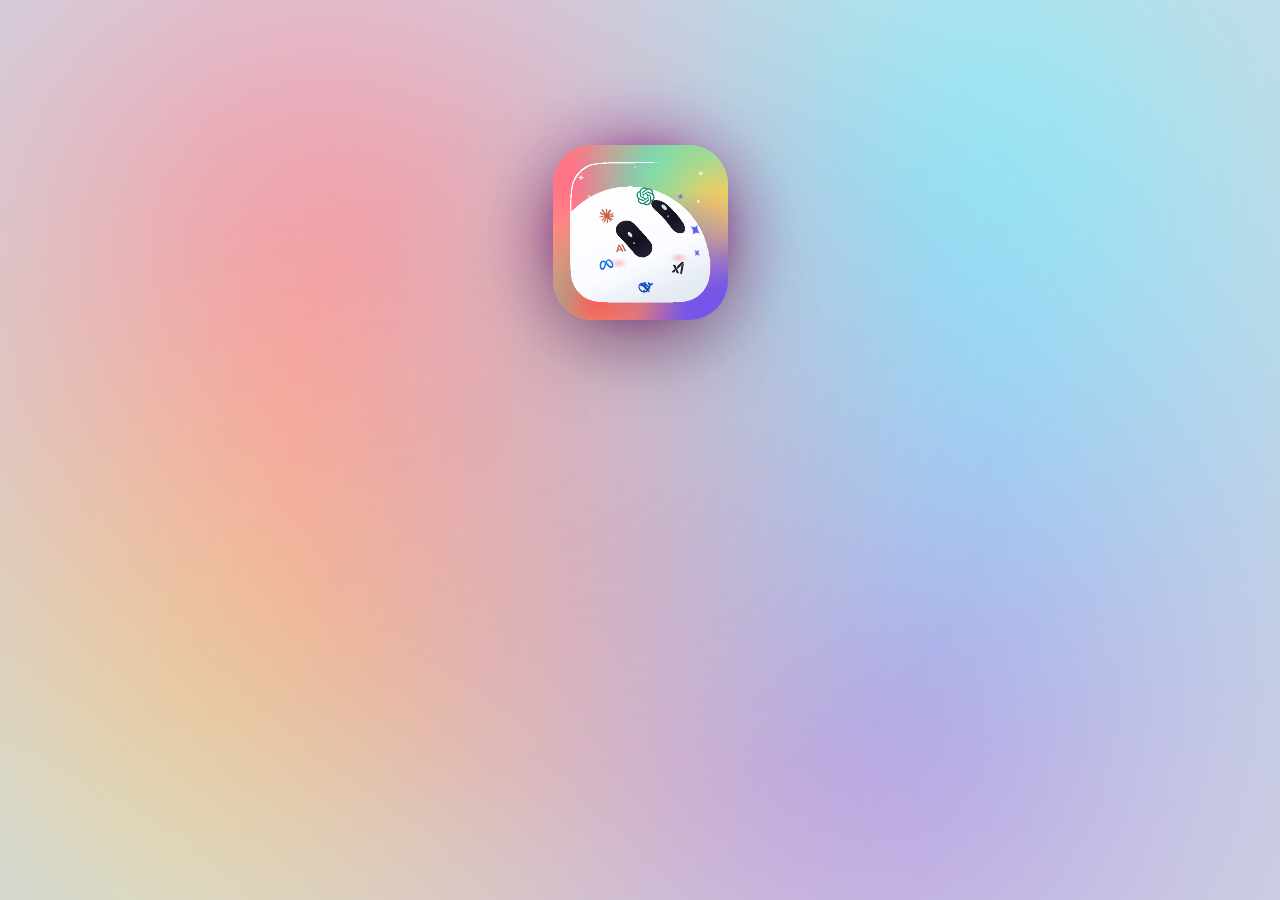
<file: splash/index.html>
<!DOCTYPE html>
<html lang="en" data-theme="auto">
<head>
  <meta charset="UTF-8">
  <meta name="viewport" content="width=device-width, initial-scale=1.0, maximum-scale=1.0, user-scalable=no">
  <title>grok"D" · Cinematic Splash</title>
  <link rel="preconnect" href="https://fonts.googleapis.com">
  <link rel="preconnect" href="https://fonts.gstatic.com" crossorigin>
  <link href="https://fonts.googleapis.com/css2?family=Plus+Jakarta+Sans:wght@800;900&family=Inter:wght@800;900&display=swap" rel="stylesheet">
  <style>
    /* ==========================================
       grokD Splash Design Tokens & Theme Engine
       ========================================== */
    :root {
      --font-grok: "Plus Jakarta Sans", -apple-system, BlinkMacSystemFont, "Inter", "SF Pro Display", "Helvetica Neue", sans-serif;
      --font-mono: "SF Mono", Menlo, Monaco, Consolas, monospace;
      --rainbow-grad: linear-gradient(135deg, #FF1E56 0%, #FF5E36 20%, #00F0FF 45%, #FFD000 68%, #7928CA 88%, #5800FF 100%);
      
      /* Dark Theme (Default) */
      --bg-canvas: #050509;
      --bg-stage-grad: radial-gradient(circle at 50% 45%, #141328 0%, #0a0914 50%, #020205 100%);
      --bg-understage: radial-gradient(circle at 50% 50%, #141328 0%, #0a0914 60%, #020205 100%);
      --text-main: #FFFFFF;
      --text-sub: #94A3B8;
      --mesh-opacity: 0.42;
      --vignette-grad: radial-gradient(circle at 50% 50%, transparent 35%, rgba(0, 0, 0, 0.92) 100%);
      
      --chrome-fill: linear-gradient(180deg, #FFFFFF 0%, #F1F5F9 45%, #CBD5E1 75%, #94A3B8 100%);
      --chrome-glow: drop-shadow(0 20px 50px rgba(0, 0, 0, 0.95)) drop-shadow(0 0 35px rgba(255, 255, 255, 0.35));
    }

    /* Light Theme */
    @media (prefers-color-scheme: light) {
      :root[data-theme="auto"] {
        --bg-canvas: #F8FAFC;
        --bg-stage-grad: radial-gradient(circle at 50% 45%, #FFFFFF 0%, #F1F5F9 55%, #E2E8F0 100%);
        --bg-understage: radial-gradient(circle at 50% 50%, #FFFFFF 0%, #F8FAFC 60%, #E2E8F0 100%);
        --text-main: #0F172A;
        --text-sub: #64748B;
        --mesh-opacity: 0.45;
        --vignette-grad: radial-gradient(circle at 50% 50%, transparent 45%, rgba(203, 213, 225, 0.7) 100%);
        
        --chrome-fill: linear-gradient(180deg, #090D16 0%, #1E293B 55%, #334155 100%);
        --chrome-glow: drop-shadow(0 14px 32px rgba(15, 23, 42, 0.3)) drop-shadow(0 2px 8px rgba(15, 23, 42, 0.15));
      }
    }

    :root[data-theme="light"] {
      --bg-canvas: #F8FAFC;
      --bg-stage-grad: radial-gradient(circle at 50% 45%, #FFFFFF 0%, #F1F5F9 55%, #E2E8F0 100%);
      --bg-understage: radial-gradient(circle at 50% 50%, #FFFFFF 0%, #F8FAFC 60%, #E2E8F0 100%);
      --text-main: #0F172A;
      --text-sub: #64748B;
      --mesh-opacity: 0.45;
      --vignette-grad: radial-gradient(circle at 50% 50%, transparent 45%, rgba(203, 213, 225, 0.7) 100%);
      
      --chrome-fill: linear-gradient(180deg, #090D16 0%, #1E293B 55%, #334155 100%);
      --chrome-glow: drop-shadow(0 14px 32px rgba(15, 23, 42, 0.3)) drop-shadow(0 2px 8px rgba(15, 23, 42, 0.15));
    }

    :root[data-theme="dark"] {
      --bg-canvas: #050509;
      --bg-stage-grad: radial-gradient(circle at 50% 45%, #141328 0%, #0a0914 50%, #020205 100%);
      --bg-understage: radial-gradient(circle at 50% 50%, #141328 0%, #0a0914 60%, #020205 100%);
      --text-main: #FFFFFF;
      --text-sub: #94A3B8;
      --mesh-opacity: 0.42;
      --vignette-grad: radial-gradient(circle at 50% 50%, transparent 35%, rgba(0, 0, 0, 0.92) 100%);
      
      --chrome-fill: linear-gradient(180deg, #FFFFFF 0%, #F1F5F9 45%, #CBD5E1 75%, #94A3B8 100%);
      --chrome-glow: drop-shadow(0 20px 50px rgba(0, 0, 0, 0.95)) drop-shadow(0 0 35px rgba(255, 255, 255, 0.35));
    }

    * {
      box-sizing: border-box;
      margin: 0;
      padding: 0;
    }

    body, html {
      width: 100%;
      height: 100%;
      overflow: hidden;
      background-color: var(--bg-canvas);
      font-family: var(--font-grok);
      color: var(--text-main);
      user-select: none;
      -webkit-user-select: none;
      transition: background-color 0.4s ease, color 0.4s ease;
    }

    /* Under-stage workspace */
    .under-stage {
      position: fixed;
      inset: 0;
      display: flex;
      flex-direction: column;
      align-items: center;
      justify-content: center;
      background: var(--bg-understage);
      color: var(--text-sub);
      z-index: 0;
      gap: 18px;
    }
    .under-stage h1 {
      font-size: 32px;
      font-weight: 800;
      color: var(--text-main);
      letter-spacing: -0.02em;
    }

    /* Splash Stage Container */
    .grokd-splash-stage {
      position: fixed;
      inset: 0;
      width: 100vw;
      height: 100vh;
      z-index: 999999;
      background: var(--bg-stage-grad);
      display: flex;
      flex-direction: column;
      align-items: center;
      justify-content: center;
      perspective: 1400px;
      transform-style: preserve-3d;
      overflow: hidden;
      opacity: 1;
      cursor: pointer;
      transition: opacity 0.65s cubic-bezier(0.16, 1, 0.3, 1), filter 0.65s ease;
    }

    .grokd-splash-stage.fading-out {
      opacity: 0;
      filter: blur(20px);
      pointer-events: none;
    }

    /* Ambient dynamic background lighting aura */
    .splash-ambient-mesh {
      position: absolute;
      inset: -25%;
      width: 150%;
      height: 150%;
      background: 
        radial-gradient(circle at 30% 30%, rgba(255, 30, 86, var(--mesh-opacity)) 0%, transparent 45%),
        radial-gradient(circle at 70% 25%, rgba(0, 240, 255, var(--mesh-opacity)) 0%, transparent 45%),
        radial-gradient(circle at 65% 75%, rgba(121, 40, 202, var(--mesh-opacity)) 0%, transparent 50%),
        radial-gradient(circle at 25% 70%, rgba(255, 208, 0, var(--mesh-opacity)) 0%, transparent 45%);
      filter: blur(80px);
      pointer-events: none;
      animation: meshDrift 18s ease-in-out infinite alternate;
      z-index: 1;
    }

    @keyframes meshDrift {
      0% { transform: scale(1) rotate(0deg); }
      50% { transform: scale(1.12) rotate(4deg) translate(-2%, 2%); }
      100% { transform: scale(1.04) rotate(-3deg) translate(2%, -1%); }
    }

    .splash-vignette {
      position: absolute;
      inset: 0;
      background: var(--vignette-grad);
      pointer-events: none;
      z-index: 2;
    }

    /* Particle Canvas */
    #particle-canvas {
      position: absolute;
      inset: 0;
      width: 100%;
      height: 100%;
      pointer-events: none;
      z-index: 3;
    }

    /* ==========================================
       Phase 1: Full-Window Edge-to-Edge Echo Swarm
       ========================================== */
    .echo-swarm-layer {
      position: absolute;
      inset: 0;
      width: 100vw;
      height: 100vh;
      pointer-events: none;
      z-index: 4;
      transform-style: preserve-3d;
      overflow: hidden;
    }

    .echo-clone {
      position: absolute;
      top: 50%;
      left: 50%;
      width: var(--size, 68px);
      height: var(--size, 68px);
      margin-top: calc(var(--size, 68px) * -0.5);
      margin-left: calc(var(--size, 68px) * -0.5);
      will-change: transform, opacity;
      animation: echoBurst var(--duration, 1.4s) cubic-bezier(0.12, 0.85, 0.25, 1) both;
      animation-delay: var(--delay, 0s);
      display: flex;
      align-items: center;
      justify-content: center;
      overflow: visible;
      filter: drop-shadow(0 10px 25px rgba(0, 0, 0, 0.45));
    }

    .echo-clone svg {
      width: 100%;
      height: 100%;
      display: block;
    }

    @keyframes echoBurst {
      0% {
        opacity: 0;
        transform: translate3d(0, 0, -350px) scale(0.06) rotate(var(--rot-start, 0deg));
        filter: brightness(2.6) blur(6px);
      }
      16% {
        opacity: var(--peak-opacity, 0.95);
        filter: brightness(1.2) blur(0px);
      }
      74% {
        opacity: var(--peak-opacity, 0.95);
        transform: translate3d(var(--tx, 100px), var(--ty, 100px), var(--tz, 0px)) scale(var(--target-scale, 1)) rotate(var(--rot-mid, 15deg));
      }
      88% {
        opacity: 0.5;
        transform: translate3d(calc(var(--tx, 100px) * 0.3), calc(var(--ty, 100px) * 0.3), 80px) scale(calc(var(--target-scale, 1) * 0.5)) rotate(var(--rot-end, 30deg));
      }
      100% {
        opacity: 0;
        transform: translate3d(0, 0, 180px) scale(0.04) rotate(calc(var(--rot-end, 30deg) + 45deg));
        filter: brightness(3) blur(8px);
      }
    }

    /* ==========================================
       Phase 2: Hero Mascot (FREE FLOATING HEAD WITH SVG FACE TATTOOS)
       ========================================== */
    .hero-mascot-wrapper {
      position: relative;
      width: 175px;
      height: 175px;
      margin-bottom: 0px;
      transform: scale(0);
      opacity: 0;
      transform-origin: 50% 90%;
      will-change: transform, opacity;
      z-index: 15;
    }

    .hero-mascot-wrapper.active,
    .hero-mascot-wrapper.mascot-bowing,
    .hero-mascot-wrapper.head-wobble {
      opacity: 1 !important;
    }

    .hero-mascot-wrapper.active {
      animation: heroArrive 0.95s cubic-bezier(0.175, 0.885, 0.32, 1.275) forwards;
    }

    @keyframes heroArrive {
      0% {
        opacity: 0;
        transform: scale(0.1) rotate(-15deg) translateZ(-350px);
        filter: brightness(2.8) blur(12px);
      }
      50% {
        opacity: 1;
        filter: brightness(1.2) blur(0px);
      }
      75% {
        transform: scale(1.15) rotate(3deg) translateZ(40px);
      }
      90% {
        transform: scale(0.96) rotate(-1deg) translateZ(0);
      }
      100% {
        opacity: 1;
        transform: scale(1) rotate(0deg) translateZ(0);
        filter: brightness(1) blur(0px);
      }
    }

    /* Elegant Theatrical Bow to Grok */
    .hero-mascot-wrapper.mascot-bowing {
      animation: mascotBowToGrok 1.1s cubic-bezier(0.35, 0, 0.25, 1) forwards;
    }

    @keyframes mascotBowToGrok {
      0% {
        transform: scale(1) rotate(0deg) translateY(0);
      }
      35% {
        transform: scale(0.92) rotate(-18deg) translateY(24px) skewX(-10deg);
      }
      70% {
        transform: scale(0.90) rotate(-20deg) translateY(28px) skewX(-12deg);
      }
      100% {
        transform: scale(1) rotate(0deg) translateY(0);
      }
    }

    .mascot-ambient-aura {
      position: absolute;
      inset: -20px;
      border-radius: 50%;
      background: radial-gradient(circle, rgba(0, 240, 255, 0.45) 0%, rgba(255, 30, 86, 0.4) 45%, rgba(121, 40, 202, 0.4) 70%, transparent 100%);
      filter: blur(28px);
      opacity: 0.85;
      animation: pulseAura 3s ease-in-out infinite alternate;
      z-index: 1;
    }

    @keyframes pulseAura {
      0% { opacity: 0.65; filter: blur(22px); transform: scale(0.95); }
      100% { opacity: 0.98; filter: blur(36px); transform: scale(1.08); }
    }

    /* Mascot Character Head (No Squircle Box) */
    .mascot-creature-head {
      position: relative;
      width: 100%;
      height: 100%;
      z-index: 2;
      transition: transform 0.3s cubic-bezier(0.2, 0, 0.2, 1);
      filter: drop-shadow(0 20px 40px rgba(0, 0, 0, 0.35));
    }

    .mascot-creature-head svg {
      width: 100%;
      height: 100%;
      display: block;
    }

    .hero-mascot-wrapper.head-wobble {
      animation: mascotHeadWobble 0.85s ease-in-out;
    }

    @keyframes mascotHeadWobble {
      0% { transform: scale(1) rotate(0deg); }
      25% { transform: scale(1.06) rotate(-8deg) translateY(-10px); }
      50% { transform: scale(1.03) rotate(6deg) translateY(-3px); }
      75% { transform: scale(0.98) rotate(-2deg); }
      100% { transform: scale(1) rotate(0deg); }
    }

    /* Eye movements & Adorable Natural Wink */
    .eye-group {
      transform-origin: 260px 250px;
      transition: transform 0.22s cubic-bezier(0.34, 1.56, 0.64, 1);
    }

    .eyes-look-left #left-eye-group, .eyes-look-left #right-eye-group {
      transform: translate(-15px, -6px) rotate(-8deg);
    }

    .eyes-look-right #left-eye-group, .eyes-look-right #right-eye-group {
      transform: translate(14px, 8px) rotate(10deg);
    }

    .eyes-cross #left-eye-group {
      transform: translate(18px, 4px) scale(0.85) rotate(20deg);
    }
    .eyes-cross #right-eye-group {
      transform: translate(-20px, 6px) scale(1.18) rotate(-22deg);
    }

    .eyes-wink #left-eye-open {
      display: none;
    }
    .eyes-wink #left-eye-wink-arc {
      display: block !important;
      stroke-dasharray: 100;
      animation: winkArcDraw 0.25s ease-out forwards;
    }

    @keyframes winkArcDraw {
      0% { opacity: 0; stroke-dashoffset: 50; }
      100% { opacity: 1; stroke-dashoffset: 0; }
    }

    .eyes-wink #right-eye-group {
      transform: scale(1.24) rotate(6deg) translateY(-2px);
    }

    /* Wink Sparkle Star Pop */
    .wink-star-sparkle {
      position: absolute;
      top: 30%;
      left: 20%;
      width: 58px;
      height: 58px;
      pointer-events: none;
      z-index: 100;
      opacity: 0;
      transform: scale(0) rotate(0deg);
    }

    .wink-star-sparkle.pop {
      animation: starBurst 0.7s cubic-bezier(0.15, 0.9, 0.34, 1.2) forwards;
    }

    @keyframes starBurst {
      0% { opacity: 0; transform: scale(0.1) rotate(0deg); }
      35% { opacity: 1; transform: scale(1.6) rotate(70deg); }
      70% { opacity: 0.95; transform: scale(1.15) rotate(120deg); }
      100% { opacity: 0; transform: scale(0.4) rotate(180deg); }
    }

    /* ==========================================
       Phase 4 & 5: MASSIVE Authentic Typography Stage
       (ZERO CLIPPING / FULL PADDING ON ALL EDGES)
    /* ==========================================
       Phase 3: MASSIVE AUTHENTIC TYPOGRAPHY
       ========================================== */
    .logo-typography-stage {
      position: relative;
      display: flex;
      align-items: baseline;
      justify-content: center;
      width: 98vw;
      max-width: 1500px;
      transform-style: preserve-3d;
      overflow: visible;
      z-index: 20;
      padding: 40px 60px 80px 60px;
      margin-top: -10px;
    }

    /* "grok" Typography Slam */
    .grok-wordmark-wrapper {
      position: relative;
      display: inline-block;
      opacity: 0;
      transform: scale(3.6) translateY(-280px) rotate(-32deg) translateZ(200px);
      will-change: transform, opacity;
      overflow: visible;
      padding: 20px 20px 40px 20px;
    }

    .grok-wordmark-wrapper.slammed {
      animation: grokWordmarkSlam 0.6s cubic-bezier(0.12, 0.95, 0.25, 1) forwards;
    }

    @keyframes grokWordmarkSlam {
      0% {
        opacity: 0;
        transform: scale(3.8) translateY(-320px) rotate(-30deg) translateZ(250px);
        filter: blur(16px) brightness(2.5);
      }
      60% {
        opacity: 1;
        transform: scale(0.92) translateY(10px) rotate(-10deg) translateZ(0);
        filter: blur(0px) brightness(1.25);
      }
      80% {
        transform: scale(1.04) translateY(-4px) rotate(-8deg);
      }
      100% {
        opacity: 1;
        transform: scale(1) translateY(0) rotate(-9.5deg);
        filter: blur(0px) brightness(1);
      }
    }

    .grok-text {
      font-family: var(--font-grok);
      font-size: clamp(100px, 16vw, 220px);
      font-weight: 900;
      line-height: 1.2;
      letter-spacing: -0.055em;
      text-transform: lowercase;
      background: var(--chrome-fill);
      -webkit-background-clip: text;
      -webkit-text-fill-color: transparent;
      filter: var(--chrome-glow);
      display: inline-block;
      position: relative;
      padding-bottom: 20px;
    }

    /* Raised "“D”" Hanging Typography */
    .d-hang-wrapper {
      position: relative;
      display: inline-flex;
      align-items: baseline;
      margin-left: clamp(8px, 1.5vw, 24px);
      margin-top: clamp(-45px, -5vw, -80px);
      opacity: 0;
      transform-origin: 28px 32px;
      will-change: transform, opacity;
      cursor: grab;
      overflow: visible;
      padding: 20px 30px 40px 10px;
    }

    .d-hang-wrapper:active {
      cursor: grabbing;
    }

    .d-hang-wrapper.d-slammed,
    .d-hang-wrapper.d-shivering,
    .d-hang-wrapper.d-idle-hang {
      opacity: 1 !important;
    }

    .d-hang-wrapper.d-slammed {
      animation: dHangSlam 2.6s cubic-bezier(0.15, 0.85, 0.35, 1) forwards;
    }

    @keyframes dHangSlam {
      0% {
        opacity: 0;
        transform: scale(4.5) translate3d(280px, -350px, 350px) rotate(48deg);
        filter: blur(18px) brightness(3);
      }
      15% {
        opacity: 1;
        transform: scale(0.95) translate3d(0, 0, 0) rotate(5deg);
        filter: blur(0px) brightness(1.6);
      }
      22% {
        transform: translate3d(-6px, -4px, 0) rotate(-6deg) skewX(14deg);
        filter: drop-shadow(-6px 0 0 rgba(255,255,255,0.7)) drop-shadow(6px 0 0 rgba(0,240,255,0.7));
      }
      28% {
        transform: translate3d(6px, 5px, 0) rotate(16deg) skewX(-10deg);
      }
      34% {
        transform: translate3d(-4px, 2px, 0) rotate(-2deg) skewX(4deg);
      }
      45% {
        transform: rotate(44deg) translateY(6px);
      }
      58% {
        transform: rotate(-24deg) translateY(4px);
      }
      70% {
        transform: rotate(28deg) translateY(5px);
      }
      80% {
        transform: rotate(-14deg) translateY(4px);
      }
      88% {
        transform: rotate(18deg) translateY(5px);
      }
      94% {
        transform: rotate(6deg) translateY(5px);
      }
      100% {
        opacity: 1;
        transform: rotate(15deg) translateY(5px);
      }
    }

    /* VIOLENT SHIVER / TREMOR (FLINGS LOGOS OFF INTO ORBIT) */
    .d-hang-wrapper.d-shivering {
      animation: dViolentShiver 0.85s cubic-bezier(0.36, 0.07, 0.19, 0.97) both !important;
    }

    @keyframes dViolentShiver {
      0%, 100% { transform: rotate(15deg) translateY(5px); }
      8%  { transform: rotate(26deg) translate(14px, -10px) skewX(18deg) scale(1.12); filter: brightness(2) drop-shadow(0 0 24px #00F0FF); }
      16% { transform: rotate(4deg) translate(-16px, 12px) skewX(-20deg) scale(0.92); filter: brightness(1.8) drop-shadow(0 0 24px #FF1E56); }
      24% { transform: rotate(30deg) translate(18px, -12px) skewX(22deg) scale(1.15); filter: brightness(2.2) drop-shadow(0 0 28px #FFD000); }
      32% { transform: rotate(2deg) translate(-18px, 14px) skewX(-22deg) scale(0.90); }
      40% { transform: rotate(28deg) translate(16px, -10px) skewX(18deg) scale(1.10); filter: brightness(1.9); }
      50% { transform: rotate(6deg) translate(-14px, 10px) skewX(-16deg); }
      60% { transform: rotate(22deg) translate(12px, -8px) skewX(12deg); }
      70% { transform: rotate(8deg) translate(-10px, 6px); }
      80% { transform: rotate(19deg) translate(6px, -4px); }
      90% { transform: rotate(13deg) translate(-2px, 2px); }
    }

    .d-hang-wrapper.d-idle-hang {
      animation: dIdleBreeze 5s ease-in-out infinite alternate;
    }

    @keyframes dIdleBreeze {
      0% { transform: rotate(15deg) translateY(5px); }
      35% { transform: rotate(18.5deg) translateY(5.5px); }
      48% { transform: rotate(19.5deg) translateY(5.5px) skewX(3deg); }
      50% { transform: rotate(18deg) translateY(5px); }
      75% { transform: rotate(11.5deg) translateY(4.5px); }
      100% { transform: rotate(16deg) translateY(5px); }
    }

    .d-quote-glyph {
      font-family: var(--font-grok);
      font-size: clamp(80px, 12vw, 160px);
      font-weight: 900;
      line-height: 1;
      background: var(--chrome-fill);
      -webkit-background-clip: text;
      -webkit-text-fill-color: transparent;
      filter: var(--chrome-glow);
      display: inline-block;
      transform: translateY(-16px);
      opacity: 0.92;
    }

    .d-glyph-container {
      position: relative;
      display: inline-block;
    }

    .d-glyph-text {
      font-family: var(--font-grok);
      font-size: clamp(110px, 18vw, 230px);
      font-weight: 900;
      line-height: 1;
      letter-spacing: -0.04em;
      background: var(--chrome-fill);
      -webkit-background-clip: text;
      -webkit-text-fill-color: transparent;
      filter: var(--chrome-glow);
      display: inline-block;
      position: relative;
    }

    /* ==========================================
       ULTRA-THIN HAIRLINE / WIREFRAME PROVIDER SVGs
       (Razor-Thin Delicate Micro-Lines, No Chunky Fills)
       ========================================== */
    .naked-stud-svg {
      position: absolute;
      width: clamp(20px, 3.2vw, 34px);
      height: clamp(20px, 3.2vw, 34px);
      display: block;
      z-index: 25;
      pointer-events: none;
      filter: drop-shadow(0 1px 3px rgba(0, 0, 0, 0.7));
      transition: opacity 0.3s;
    }

    .naked-stud-svg path,
    .naked-stud-svg circle,
    .naked-stud-svg line {
      stroke-width: 1.35px !important;
      stroke-linecap: round !important;
      stroke-linejoin: round !important;
    }

    /* Positioned delicately across the spine & curve of "D" */
    .nstud-claude   { top: 12%; left: 16%; }
    .nstud-openai   { top: 40%; left: 18%; }
    .nstud-gemini   { top: 68%; left: 16%; }
    .nstud-meta     { top: 18%; left: 54%; }
    .nstud-deepseek { top: 46%; left: 66%; }
    .nstud-kimi     { top: 72%; left: 52%; }

    /* Fly-off trajectories */
    .naked-stud-svg.flung-off-1 { animation: shiveredOff1 1.3s cubic-bezier(0.12, 0.9, 0.25, 1) forwards; }
    .naked-stud-svg.flung-off-2 { animation: shiveredOff2 1.2s cubic-bezier(0.12, 0.9, 0.25, 1) forwards; }
    .naked-stud-svg.flung-off-3 { animation: shiveredOff3 1.4s cubic-bezier(0.12, 0.9, 0.25, 1) forwards; }
    .naked-stud-svg.flung-off-4 { animation: shiveredOff4 1.25s cubic-bezier(0.12, 0.9, 0.25, 1) forwards; }
    .naked-stud-svg.flung-off-5 { animation: shiveredOff5 1.45s cubic-bezier(0.12, 0.9, 0.25, 1) forwards; }
    .naked-stud-svg.flung-off-6 { animation: shiveredOff6 1.35s cubic-bezier(0.12, 0.9, 0.25, 1) forwards; }

    @keyframes shiveredOff1 {
      0% { transform: scale(1) translate(0, 0) rotate(0deg); opacity: 1; }
      15% { transform: scale(1.5) translate(-40px, -60px) rotate(160deg); filter: brightness(2); }
      100% { transform: scale(0.1) translate(-850px, -550px) rotate(1080deg); opacity: 0; filter: blur(12px); }
    }
    @keyframes shiveredOff2 {
      0% { transform: scale(1) translate(0, 0) rotate(0deg); opacity: 1; }
      15% { transform: scale(1.6) translate(-60px, 40px) rotate(-200deg); filter: brightness(2); }
      100% { transform: scale(0.1) translate(-950px, 350px) rotate(-1260deg); opacity: 0; filter: blur(12px); }
    }
    @keyframes shiveredOff3 {
      0% { transform: scale(1) translate(0, 0) rotate(0deg); opacity: 1; }
      15% { transform: scale(1.4) translate(30px, 80px) rotate(240deg); filter: brightness(2); }
      100% { transform: scale(0.1) translate(-450px, 750px) rotate(1440deg); opacity: 0; filter: blur(12px); }
    }
    @keyframes shiveredOff4 {
      0% { transform: scale(1) translate(0, 0) rotate(0deg); opacity: 1; }
      15% { transform: scale(1.7) translate(80px, -80px) rotate(-280deg); filter: brightness(2); }
      100% { transform: scale(0.1) translate(1000px, -650px) rotate(-1620deg); opacity: 0; filter: blur(12px); }
    }
    @keyframes shiveredOff5 {
      0% { transform: scale(1) translate(0, 0) rotate(0deg); opacity: 1; }
      15% { transform: scale(1.6) translate(100px, 30px) rotate(320deg); filter: brightness(2); }
      100% { transform: scale(0.1) translate(1100px, 200px) rotate(1800deg); opacity: 0; filter: blur(12px); }
    }
    @keyframes shiveredOff6 {
      0% { transform: scale(1) translate(0, 0) rotate(0deg); opacity: 1; }
      15% { transform: scale(1.5) translate(90px, 90px) rotate(-360deg); filter: brightness(2); }
      100% { transform: scale(0.1) translate(1050px, 680px) rotate(-1980deg); opacity: 0; filter: blur(12px); }
    }

    .d-hinge-pin {
      position: absolute;
      top: 14px;
      left: 14px;
      width: 14px;
      height: 14px;
      border-radius: 50%;
      background: radial-gradient(circle at 35% 35%, #FFFFFF 0%, #E2E8F0 50%, #94A3B8 100%);
      box-shadow: 0 0 14px rgba(255, 255, 255, 0.95), 0 0 5px #FFFFFF;
      opacity: 0;
      transition: opacity 0.3s;
      pointer-events: none;
      z-index: 30;
    }

    .d-hang-wrapper.d-slammed .d-hinge-pin {
      opacity: 0.98;
    }

    /* Screen Shakes */
    .stage-shake { animation: screenShake 0.45s cubic-bezier(0.36, 0.07, 0.19, 0.97) both; }
    @keyframes screenShake {
      10%, 90% { transform: translate3d(-4px, 3px, 0); }
      20%, 80% { transform: translate3d(5px, -4px, 0); }
      30%, 50%, 70% { transform: translate3d(-7px, 5px, 0); }
      40%, 60% { transform: translate3d(7px, -5px, 0); }
    }

    .stage-shake-heavy { animation: screenShakeHeavy 0.6s cubic-bezier(0.36, 0.07, 0.19, 0.97) both; }
    @keyframes screenShakeHeavy {
      10%, 90% { transform: translate3d(-8px, 6px, 0) scale(1.015); }
      20%, 80% { transform: translate3d(10px, -8px, 0); }
      30%, 50%, 70% { transform: translate3d(-14px, 10px, 0) scale(0.985); }
      40%, 60% { transform: translate3d(12px, -10px, 0); }
    }

    /* Casino slot reel styling for the 2 live plasma orbs */
    .plasma-casino-reel {
      position: absolute;
      inset: 0;
      display: flex;
      flex-direction: column;
      align-items: center;
      pointer-events: none;
      z-index: 10;
      overflow: hidden;
      border-radius: inherit;
    }

    .plasma-casino-track {
      display: flex;
      flex-direction: column;
      align-items: center;
      width: 100%;
    }

    .plasma-casino-item {
      width: 50px;
      height: 50px;
      display: flex;
      align-items: center;
      justify-content: center;
      flex-shrink: 0;
    }

    .plasma-casino-item svg {
      width: 22px;
      height: 22px;
      display: block;
      filter: drop-shadow(0 0 6px rgba(255,255,255,0.8));
    }

    @media (max-width: 768px) {
      .hero-mascot-wrapper { width: 130px; height: 130px; }
      .grok-text { font-size: 80px; }
      .d-glyph-text { font-size: 90px; }
      .d-quote-glyph { font-size: 64px; }
    }
  </style>
</head>
<body>

  <div class="under-stage">
    <h1>grok"D" Workspace</h1>
  </div>

  <!-- STAGE DOM CREATED DIRECTLY IN HTML (Auto-fades on finish, click anywhere to skip) -->
  <div id="grokd-splash-stage" class="grokd-splash-stage">
    <div class="splash-ambient-mesh"></div>
    <div class="splash-vignette"></div>
    <canvas id="particle-canvas"></canvas>
    <div class="echo-swarm-layer" id="echo-layer"></div>

    <!-- Hero Mascot Creature (FREELY FLOATING CHARACTER WITH AUTHENTIC FACE TATTOOS) -->
    <div class="hero-mascot-wrapper" id="hero-mascot">
      <div class="mascot-ambient-aura"></div>
      <div class="mascot-creature-head" id="mascot-card">
        <svg xmlns="http://www.w3.org/2000/svg" viewBox="0 0 512 512" width="100%" height="100%">
          <defs>
            <!-- App Icon Boundary Clip -->
            <clipPath id="squircleClip">
              <rect x="0" y="0" width="512" height="512" rx="115" ry="115" />
            </clipPath>

            <!-- Dreamy Luminous Multi-Point Rainbow Mesh Gradients -->
            <linearGradient id="dreamyRainbow" x1="0%" y1="0%" x2="100%" y2="100%">
              <stop offset="0%" stop-color="#FF8777" />
              <stop offset="24%" stop-color="#FFA07A" />
              <stop offset="48%" stop-color="#70E6B6" />
              <stop offset="72%" stop-color="#FDCB6E" />
              <stop offset="88%" stop-color="#8065DF" />
              <stop offset="100%" stop-color="#6C5CE7" />
            </linearGradient>

            <!-- Rainbow Mesh Glow Spots -->
            <radialGradient id="cyanGlow" cx="65%" cy="15%" r="55%">
              <stop offset="0%" stop-color="#55E6C1" stop-opacity="0.95" />
              <stop offset="100%" stop-color="#55E6C1" stop-opacity="0" />
            </radialGradient>

            <radialGradient id="peachGlow" cx="15%" cy="20%" r="55%">
              <stop offset="0%" stop-color="#FF6B8B" stop-opacity="0.95" />
              <stop offset="100%" stop-color="#FF6B8B" stop-opacity="0" />
            </radialGradient>

            <radialGradient id="amberGlow" cx="92%" cy="35%" r="50%">
              <stop offset="0%" stop-color="#FECA57" stop-opacity="0.95" />
              <stop offset="100%" stop-color="#FECA57" stop-opacity="0" />
            </radialGradient>

            <radialGradient id="violetGlow" cx="80%" cy="85%" r="60%">
              <stop offset="0%" stop-color="#7451EB" stop-opacity="0.98" />
              <stop offset="100%" stop-color="#7451EB" stop-opacity="0" />
            </radialGradient>

            <radialGradient id="coralGlow" cx="25%" cy="90%" r="50%">
              <stop offset="0%" stop-color="#FF5252" stop-opacity="0.9" />
              <stop offset="100%" stop-color="#FF5252" stop-opacity="0" />
            </radialGradient>

            <!-- 3D Mascot Porcelain White Body -->
            <linearGradient id="mascotGrad" x1="30%" y1="5%" x2="70%" y2="95%">
              <stop offset="0%" stop-color="#FFFFFF" />
              <stop offset="70%" stop-color="#FAFCFF" />
              <stop offset="100%" stop-color="#E5EBF4" />
            </linearGradient>

            <radialGradient id="mascotHighlight" cx="35%" cy="15%" r="50%">
              <stop offset="0%" stop-color="#FFFFFF" stop-opacity="0.98" />
              <stop offset="65%" stop-color="#FFFFFF" stop-opacity="0" />
            </radialGradient>

            <!-- Pink Cheek Blush -->
            <radialGradient id="blushPink" cx="50%" cy="50%" r="50%">
              <stop offset="0%" stop-color="#FF4757" stop-opacity="0.32" />
              <stop offset="100%" stop-color="#FF4757" stop-opacity="0" />
            </radialGradient>

            <!-- Glossy Eye Gradient with Deep Violet Tone -->
            <linearGradient id="eyeGrad" x1="25%" y1="0%" x2="75%" y2="100%">
              <stop offset="0%" stop-color="#1E1D2D" />
              <stop offset="60%" stop-color="#12131F" />
              <stop offset="100%" stop-color="#2B1E38" />
            </linearGradient>

            <!-- AI Model Provider Brand Gradients -->
            <linearGradient id="geminiGrad" x1="0%" y1="0%" x2="100%" y2="100%">
              <stop offset="0%" stop-color="#2B7FFF" />
              <stop offset="50%" stop-color="#635BFF" />
              <stop offset="100%" stop-color="#C837AB" />
            </linearGradient>

            <linearGradient id="openaiGrad" x1="0%" y1="0%" x2="100%" y2="100%">
              <stop offset="0%" stop-color="#10A37F" />
              <stop offset="100%" stop-color="#086F55" />
            </linearGradient>

            <linearGradient id="claudeGrad" x1="0%" y1="0%" x2="100%" y2="100%">
              <stop offset="0%" stop-color="#D97757" />
              <stop offset="100%" stop-color="#BD4928" />
            </linearGradient>

            <linearGradient id="metaGrad" x1="0%" y1="0%" x2="100%" y2="100%">
              <stop offset="0%" stop-color="#0081FB" />
              <stop offset="100%" stop-color="#0064E0" />
            </linearGradient>

            <linearGradient id="deepseekGrad" x1="0%" y1="0%" x2="100%" y2="100%">
              <stop offset="0%" stop-color="#1D61E7" />
              <stop offset="100%" stop-color="#0F44B0" />
            </linearGradient>

            <linearGradient id="xaiGrad" x1="0%" y1="0%" x2="100%" y2="100%">
              <stop offset="0%" stop-color="#12131A" />
              <stop offset="100%" stop-color="#2B2E3D" />
            </linearGradient>

            <!-- Subtle Inked Tattoo Skin Depth Filter -->
            <filter id="tattooInk" x="-15%" y="-15%" width="130%" height="130%">
              <feDropShadow dx="0.4" dy="0.7" stdDeviation="0.5" flood-color="#000000" flood-opacity="0.22" />
            </filter>
          </defs>

          <g clip-path="url(#squircleClip)">
            <!-- Dreamy Luminous Multi-Mesh Background -->
            <rect width="512" height="512" fill="url(#dreamyRainbow)" />
            <rect width="512" height="512" fill="url(#peachGlow)" />
            <rect width="512" height="512" fill="url(#cyanGlow)" />
            <rect width="512" height="512" fill="url(#amberGlow)" />
            <rect width="512" height="512" fill="url(#violetGlow)" />
            <rect width="512" height="512" fill="url(#coralGlow)" />

            <!-- Luminous Dreamy Bokeh & Star Sparkles -->
            <g fill="#FFFFFF" opacity="0.75">
              <path d="M 82 82 Q 82 95 69 95 Q 82 95 82 108 Q 82 95 95 95 Q 82 95 82 82 Z" />
              <path d="M 432 72 Q 432 83 421 83 Q 432 83 432 94 Q 432 83 443 83 Q 432 83 432 72 Z" opacity="0.9" />
              <circle cx="105" cy="150" r="4" opacity="0.7" />
              <circle cx="425" cy="165" r="4.5" opacity="0.8" />
              <circle cx="68" cy="385" r="3.5" opacity="0.6" />
              <circle cx="448" cy="365" r="4" opacity="0.7" />
              <circle cx="240" cy="65" r="3" opacity="0.6" />
            </g>

            <!-- White Mascot Dome (Exact Authentic Grok Bot Geometry) -->
            <path d="M 162 50 L 165 50 L 168 50 L 171 50 L 174 50 L 177 50 L 180 50 L 183 50 L 186 50 L 189 50 L 192 50 L 195 50 L 198 50 L 201 50 L 204 50 L 207 50 L 210 50 L 213 50 L 216 50 L 219 50 L 222 50 L 225 50 L 228 50 L 231 50 L 234 50 L 237 50 L 240 50 L 243 50 L 246 50 L 249 50 L 252 50 L 255 50 L 258 50 L 261 50 L 264 50 L 267 50 L 270 50 L 273 50 L 276 50 L 279 50 L 282 50 L 285 50 L 288 50 L 291 50 L 294 50 L 297 50 L 300 50 L 303 50 L 306 50 L 309 50 L 312 50 L 315 50 L 305 51 L 302 51 L 299 51 L 296 51 L 293 52 L 290 52 L 287 52 L 284 52 L 281 52 L 278 52 L 275 53 L 272 53 L 269 53 L 266 53 L 263 53 L 260 53 L 257 53 L 254 53 L 251 53 L 248 53 L 245 53 L 242 53 L 239 54 L 236 54 L 233 54 L 230 54 L 227 54 L 224 54 L 221 54 L 218 54 L 215 54 L 212 54 L 209 54 L 206 54 L 203 54 L 200 54 L 197 54 L 194 54 L 191 54 L 188 54 L 185 54 L 182 54 L 179 54 L 176 54 L 173 54 L 170 54 L 167 54 L 164 54 L 161 54 L 158 54 L 155 55 L 152 55 L 149 55 L 146 55 L 143 55 L 140 56 L 137 56 L 134 56 L 131 56 L 128 57 L 125 57 L 122 58 L 119 59 L 116 59 L 113 60 L 110 61 L 107 62 L 104 64 L 101 65 L 98 67 L 95 69 L 92 71 L 89 73 L 86 75 L 83 78 L 80 81 L 77 84 L 75 87 L 72 90 L 70 93 L 68 96 L 66 99 L 65 102 L 63 105 L 62 108 L 61 111 L 60 114 L 59 117 L 58 120 L 58 123 L 57 126 L 57 129 L 56 132 L 56 135 L 56 138 L 55 141 L 55 144 L 55 147 L 55 150 L 55 153 L 54 156 L 54 159 L 54 162 L 54 165 L 54 168 L 54 171 L 54 174 L 54 177 L 54 180 L 54 183 L 54 186 L 54 189 L 53 192 L 56 192 L 59 190 L 62 187 L 65 185 L 68 182 L 71 179 L 74 177 L 77 174 L 80 172 L 83 169 L 86 167 L 89 165 L 92 163 L 95 161 L 98 159 L 101 157 L 104 155 L 107 153 L 110 152 L 113 150 L 116 148 L 119 147 L 122 145 L 125 144 L 128 142 L 131 141 L 134 140 L 137 138 L 140 137 L 143 136 L 146 135 L 149 134 L 152 133 L 155 132 L 158 131 L 161 130 L 164 130 L 167 128 L 170 128 L 173 127 L 176 126 L 179 126 L 182 125 L 185 125 L 188 124 L 191 124 L 194 123 L 197 123 L 200 122 L 203 122 L 206 122 L 209 122 L 212 122 L 215 122 L 218 122 L 221 121 L 224 121 L 227 121 L 230 121 L 233 122 L 236 122 L 239 122 L 242 122 L 245 122 L 248 122 L 251 123 L 254 123 L 257 124 L 260 124 L 263 124 L 266 125 L 269 126 L 272 126 L 275 127 L 278 128 L 281 128 L 284 129 L 287 130 L 290 130 L 293 132 L 296 132 L 299 133 L 302 134 L 305 136 L 308 136 L 311 138 L 314 139 L 317 140 L 320 142 L 323 143 L 326 144 L 329 146 L 332 147 L 335 149 L 338 150 L 341 152 L 344 154 L 347 156 L 350 158 L 353 160 L 356 162 L 359 164 L 362 166 L 365 168 L 368 170 L 371 172 L 374 175 L 377 177 L 380 180 L 383 183 L 386 186 L 388 188 L 390 190 L 392 192 L 394 194 L 396 196 L 399 199 L 402 202 L 404 205 L 407 208 L 409 211 L 411 214 L 413 217 L 416 220 L 418 223 L 420 226 L 422 229 L 424 232 L 425 235 L 427 238 L 429 241 L 431 244 L 432 247 L 434 250 L 435 253 L 437 256 L 438 259 L 439 262 L 441 265 L 442 268 L 443 271 L 444 274 L 445 277 L 446 280 L 447 283 L 448 286 L 449 289 L 450 292 L 451 295 L 451 298 L 452 301 L 453 304 L 454 307 L 455 310 L 455 313 L 456 316 L 456 319 L 457 322 L 457 325 L 458 328 L 459 331 L 459 334 L 460 337 L 460 340 L 460 343 L 460 346 L 460 349 L 460 352 L 460 355 L 460 358 L 460 361 L 460 364 L 459 367 L 459 370 L 459 373 L 459 376 L 459 379 L 458 382 L 458 385 L 457 388 L 457 391 L 456 394 L 455 397 L 455 400 L 453 403 L 452 406 L 451 409 L 449 412 L 448 415 L 446 418 L 444 421 L 442 424 L 440 427 L 437 430 L 434 433 L 431 436 L 428 439 L 425 441 L 422 444 L 419 446 L 416 447 L 413 449 L 410 451 L 407 452 L 404 453 L 401 454 L 398 455 L 395 456 L 392 457 L 389 457 L 386 458 L 383 458 L 380 459 L 377 459 L 374 459 L 371 459 L 368 460 L 365 460 L 362 460 L 359 460 L 356 460 L 353 460 L 350 461 L 347 461 L 344 461 L 341 461 L 338 461 L 335 461 L 332 461 L 329 461 L 326 461 L 323 461 L 320 461 L 317 461 L 314 461 L 311 461 L 308 461 L 305 461 L 302 461 L 299 461 L 296 461 L 293 461 L 290 461 L 287 461 L 284 461 L 281 461 L 278 461 L 275 461 L 272 461 L 269 461 L 266 461 L 263 461 L 260 461 L 257 461 L 254 461 L 251 461 L 248 461 L 245 461 L 242 461 L 239 461 L 236 461 L 233 461 L 230 461 L 227 461 L 224 461 L 221 461 L 218 461 L 215 461 L 212 461 L 209 461 L 206 461 L 203 461 L 200 461 L 197 461 L 194 461 L 191 461 L 188 461 L 185 461 L 182 461 L 179 461 L 176 461 L 173 461 L 170 461 L 167 461 L 164 461 L 161 461 L 158 460 L 155 460 L 152 460 L 149 460 L 146 460 L 143 460 L 140 459 L 137 459 L 134 459 L 131 459 L 128 458 L 125 458 L 122 457 L 119 457 L 116 456 L 113 455 L 110 454 L 107 453 L 104 452 L 101 451 L 98 449 L 95 447 L 92 446 L 89 444 L 86 441 L 83 439 L 80 436 L 77 433 L 74 430 L 71 427 L 69 424 L 67 421 L 65 418 L 63 415 L 62 412 L 60 409 L 59 406 L 58 403 L 56 400 L 56 397 L 55 394 L 54 391 L 54 388 L 53 385 L 53 382 L 52 379 L 52 376 L 52 373 L 52 370 L 52 367 L 51 364 L 51 361 L 51 358 L 51 355 L 51 352 L 50 349 L 50 346 L 50 343 L 50 340 L 50 337 L 50 334 L 50 331 L 50 328 L 50 325 L 50 322 L 50 319 L 50 316 L 50 313 L 50 310 L 50 307 L 50 304 L 50 301 L 50 298 L 50 295 L 50 292 L 50 289 L 50 286 L 50 283 L 50 280 L 50 277 L 50 274 L 50 271 L 50 268 L 50 265 L 50 262 L 50 259 L 50 256 L 50 253 L 50 250 L 50 247 L 50 244 L 50 241 L 50 238 L 50 235 L 50 232 L 50 229 L 50 226 L 50 223 L 50 220 L 50 217 L 50 214 L 50 211 L 50 208 L 50 205 L 50 202 L 50 199 L 50 196 L 50 193 L 50 190 L 50 187 L 50 184 L 50 181 L 50 178 L 50 175 L 50 172 L 50 169 L 50 166 L 50 163 L 51 160 L 51 157 L 51 154 L 51 151 L 51 148 L 51 145 L 52 142 L 52 139 L 52 136 L 52 133 L 52 130 L 53 127 L 54 124 L 54 121 L 55 118 L 56 115 L 56 112 L 57 109 L 58 106 L 60 103 L 61 100 L 62 97 L 64 94 L 66 91 L 68 88 L 70 85 L 73 82 L 76 79 L 79 76 L 82 73 L 85 70 L 88 68 L 91 66 L 94 64 L 97 62 L 100 61 L 103 60 L 106 58 L 109 57 L 112 56 L 115 56 L 118 55 L 121 54 L 124 54 L 127 53 L 130 52 L 133 52 L 136 52 L 139 52 L 142 52 L 145 52 L 148 51 L 151 51 L 154 51 L 157 51 L 160 51 Z" fill="url(#mascotGrad)" />
            <path d="M 162 50 L 165 50 L 168 50 L 171 50 L 174 50 L 177 50 L 180 50 L 183 50 L 186 50 L 189 50 L 192 50 L 195 50 L 198 50 L 201 50 L 204 50 L 207 50 L 210 50 L 213 50 L 216 50 L 219 50 L 222 50 L 225 50 L 228 50 L 231 50 L 234 50 L 237 50 L 240 50 L 243 50 L 246 50 L 249 50 L 252 50 L 255 50 L 258 50 L 261 50 L 264 50 L 267 50 L 270 50 L 273 50 L 276 50 L 279 50 L 282 50 L 285 50 L 288 50 L 291 50 L 294 50 L 297 50 L 300 50 L 303 50 L 306 50 L 309 50 L 312 50 L 315 50 L 305 51 L 302 51 L 299 51 L 296 51 L 293 52 L 290 52 L 287 52 L 284 52 L 281 52 L 278 52 L 275 53 L 272 53 L 269 53 L 266 53 L 263 53 L 260 53 L 257 53 L 254 53 L 251 53 L 248 53 L 245 53 L 242 53 L 239 54 L 236 54 L 233 54 L 230 54 L 227 54 L 224 54 L 221 54 L 218 54 L 215 54 L 212 54 L 209 54 L 206 54 L 203 54 L 200 54 L 197 54 L 194 54 L 191 54 L 188 54 L 185 54 L 182 54 L 179 54 L 176 54 L 173 54 L 170 54 L 167 54 L 164 54 L 161 54 L 158 54 L 155 55 L 152 55 L 149 55 L 146 55 L 143 55 L 140 56 L 137 56 L 134 56 L 131 56 L 128 57 L 125 57 L 122 58 L 119 59 L 116 59 L 113 60 L 110 61 L 107 62 L 104 64 L 101 65 L 98 67 L 95 69 L 92 71 L 89 73 L 86 75 L 83 78 L 80 81 L 77 84 L 75 87 L 72 90 L 70 93 L 68 96 L 66 99 L 65 102 L 63 105 L 62 108 L 61 111 L 60 114 L 59 117 L 58 120 L 58 123 L 57 126 L 57 129 L 56 132 L 56 135 L 56 138 L 55 141 L 55 144 L 55 147 L 55 150 L 55 153 L 54 156 L 54 159 L 54 162 L 54 165 L 54 168 L 54 171 L 54 174 L 54 177 L 54 180 L 54 183 L 54 186 L 54 189 L 53 192 L 56 192 L 59 190 L 62 187 L 65 185 L 68 182 L 71 179 L 74 177 L 77 174 L 80 172 L 83 169 L 86 167 L 89 165 L 92 163 L 95 161 L 98 159 L 101 157 L 104 155 L 107 153 L 110 152 L 113 150 L 116 148 L 119 147 L 122 145 L 125 144 L 128 142 L 131 141 L 134 140 L 137 138 L 140 137 L 143 136 L 146 135 L 149 134 L 152 133 L 155 132 L 158 131 L 161 130 L 164 130 L 167 128 L 170 128 L 173 127 L 176 126 L 179 126 L 182 125 L 185 125 L 188 124 L 191 124 L 194 123 L 197 123 L 200 122 L 203 122 L 206 122 L 209 122 L 212 122 L 215 122 L 218 122 L 221 121 L 224 121 L 227 121 L 230 121 L 233 122 L 236 122 L 239 122 L 242 122 L 245 122 L 248 122 L 251 123 L 254 123 L 257 124 L 260 124 L 263 124 L 266 125 L 269 126 L 272 126 L 275 127 L 278 128 L 281 128 L 284 129 L 287 130 L 290 130 L 293 132 L 296 132 L 299 133 L 302 134 L 305 136 L 308 136 L 311 138 L 314 139 L 317 140 L 320 142 L 323 143 L 326 144 L 329 146 L 332 147 L 335 149 L 338 150 L 341 152 L 344 154 L 347 156 L 350 158 L 353 160 L 356 162 L 359 164 L 362 166 L 365 168 L 368 170 L 371 172 L 374 175 L 377 177 L 380 180 L 383 183 L 386 186 L 388 188 L 390 190 L 392 192 L 394 194 L 396 196 L 399 199 L 402 202 L 404 205 L 407 208 L 409 211 L 411 214 L 413 217 L 416 220 L 418 223 L 420 226 L 422 229 L 424 232 L 425 235 L 427 238 L 429 241 L 431 244 L 432 247 L 434 250 L 435 253 L 437 256 L 438 259 L 439 262 L 441 265 L 442 268 L 443 271 L 444 274 L 445 277 L 446 280 L 447 283 L 448 286 L 449 289 L 450 292 L 451 295 L 451 298 L 452 301 L 453 304 L 454 307 L 455 310 L 455 313 L 456 316 L 456 319 L 457 322 L 457 325 L 458 328 L 459 331 L 459 334 L 460 337 L 460 340 L 460 343 L 460 346 L 460 349 L 460 352 L 460 355 L 460 358 L 460 361 L 460 364 L 459 367 L 459 370 L 459 373 L 459 376 L 459 379 L 458 382 L 458 385 L 457 388 L 457 391 L 456 394 L 455 397 L 455 400 L 453 403 L 452 406 L 451 409 L 449 412 L 448 415 L 446 418 L 444 421 L 442 424 L 440 427 L 437 430 L 434 433 L 431 436 L 428 439 L 425 441 L 422 444 L 419 446 L 416 447 L 413 449 L 410 451 L 407 452 L 404 453 L 401 454 L 398 455 L 395 456 L 392 457 L 389 457 L 386 458 L 383 458 L 380 459 L 377 459 L 374 459 L 371 459 L 368 460 L 365 460 L 362 460 L 359 460 L 356 460 L 353 460 L 350 461 L 347 461 L 344 461 L 341 461 L 338 461 L 335 461 L 332 461 L 329 461 L 326 461 L 323 461 L 320 461 L 317 461 L 314 461 L 311 461 L 308 461 L 305 461 L 302 461 L 299 461 L 296 461 L 293 461 L 290 461 L 287 461 L 284 461 L 281 461 L 278 461 L 275 461 L 272 461 L 269 461 L 266 461 L 263 461 L 260 461 L 257 461 L 254 461 L 251 461 L 248 461 L 245 461 L 242 461 L 239 461 L 236 461 L 233 461 L 230 461 L 227 461 L 224 461 L 221 461 L 218 461 L 215 461 L 212 461 L 209 461 L 206 461 L 203 461 L 200 461 L 197 461 L 194 461 L 191 461 L 188 461 L 185 461 L 182 461 L 179 461 L 176 461 L 173 461 L 170 461 L 167 461 L 164 461 L 161 461 L 158 460 L 155 460 L 152 460 L 149 460 L 146 460 L 143 460 L 140 459 L 137 459 L 134 459 L 131 459 L 128 458 L 125 458 L 122 457 L 119 457 L 116 456 L 113 455 L 110 454 L 107 453 L 104 452 L 101 451 L 98 449 L 95 447 L 92 446 L 89 444 L 86 441 L 83 439 L 80 436 L 77 433 L 74 430 L 71 427 L 69 424 L 67 421 L 65 418 L 63 415 L 62 412 L 60 409 L 59 406 L 58 403 L 56 400 L 56 397 L 55 394 L 54 391 L 54 388 L 53 385 L 53 382 L 52 379 L 52 376 L 52 373 L 52 370 L 52 367 L 51 364 L 51 361 L 51 358 L 51 355 L 51 352 L 50 349 L 50 346 L 50 343 L 50 340 L 50 337 L 50 334 L 50 331 L 50 328 L 50 325 L 50 322 L 50 319 L 50 316 L 50 313 L 50 310 L 50 307 L 50 304 L 50 301 L 50 298 L 50 295 L 50 292 L 50 289 L 50 286 L 50 283 L 50 280 L 50 277 L 50 274 L 50 271 L 50 268 L 50 265 L 50 262 L 50 259 L 50 256 L 50 253 L 50 250 L 50 247 L 50 244 L 50 241 L 50 238 L 50 235 L 50 232 L 50 229 L 50 226 L 50 223 L 50 220 L 50 217 L 50 214 L 50 211 L 50 208 L 50 205 L 50 202 L 50 199 L 50 196 L 50 193 L 50 190 L 50 187 L 50 184 L 50 181 L 50 178 L 50 175 L 50 172 L 50 169 L 50 166 L 50 163 L 51 160 L 51 157 L 51 154 L 51 151 L 51 148 L 51 145 L 52 142 L 52 139 L 52 136 L 52 133 L 52 130 L 53 127 L 54 124 L 54 121 L 55 118 L 56 115 L 56 112 L 57 109 L 58 106 L 60 103 L 61 100 L 62 97 L 64 94 L 66 91 L 68 88 L 70 85 L 73 82 L 76 79 L 79 76 L 82 73 L 85 70 L 88 68 L 91 66 L 94 64 L 97 62 L 100 61 L 103 60 L 106 58 L 109 57 L 112 56 L 115 56 L 118 55 L 121 54 L 124 54 L 127 53 L 130 52 L 133 52 L 136 52 L 139 52 L 142 52 L 145 52 L 148 51 L 151 51 L 154 51 L 157 51 L 160 51 Z" fill="url(#mascotHighlight)" />

            <!-- Soft Cheek Blush -->
            <ellipse cx="192" cy="346" rx="28" ry="16" fill="url(#blushPink)" />
            <ellipse cx="368" cy="330" rx="26" ry="15" fill="url(#blushPink)" />

            <!-- ============================================================== -->
            <!-- MODEL PROVIDER FACE TATTOOS (OFFICIAL BRAND VECTORS)           -->
            <!-- ============================================================== -->

            <!-- 1. CLAUDE / ANTHROPIC: Terracotta Sunburst Asterisk (Upper Left Forehead) -->
            <g transform="translate(132, 190) rotate(-10) scale(1.75)" fill="url(#claudeGrad)" filter="url(#tattooInk)">
              <path d="m4.7144 15.9555 4.7174-2.6471.079-.2307-.079-.1275h-.2307l-.7893-.0486-2.6956-.0729-2.3375-.0971-2.2646-.1214-.5707-.1215-.5343-.7042.0546-.3522.4797-.3218.686.0608 1.5179.1032 2.2767.1578 1.6514.0972 2.4468.255h.3886l.0546-.1579-.1336-.0971-.1032-.0972L6.973 9.8356l-2.55-1.6879-1.3356-.9714-.7225-.4918-.3643-.4614-.1578-1.0078.6557-.7225.8803.0607.2246.0607.8925.686 1.9064 1.4754 2.4893 1.8336.3643.3035.1457-.1032.0182-.0728-.164-.2733-1.3539-2.4467-1.445-2.4893-.6435-1.032-.17-.6194c-.0607-.255-.1032-.4674-.1032-.7285L6.287.1335 6.6997 0l.9957.1336.419.3642.6192 1.4147 1.0018 2.2282 1.5543 3.0296.4553.8985.2429.8318.091.255h.1579v-.1457l.1275-1.706.2368-2.0947.2307-2.6957.0789-.7589.3764-.9107.7468-.4918.5828.2793.4797.686-.0668.4433-.2853 1.8517-.5586 2.9021-.3643 1.9429h.2125l.2429-.2429.9835-1.3053 1.6514-2.0643.7286-.8196.85-.9046.5464-.4311h1.0321l.759 1.1293-.34 1.1657-1.0625 1.3478-.8804 1.1414-1.2628 1.7-.7893 1.36.0729.1093.1882-.0183 2.8535-.607 1.5421-.2794 1.8396-.3157.8318.3886.091.3946-.3278.8075-1.967.4857-2.3072.4614-3.4364.8136-.0425.0304.0486.0607 1.5482.1457.6618.0364h1.621l3.0175.2247.7892.522.4736.6376-.079.4857-1.2142.6193-1.6393-.3886-3.825-.9107-1.3113-.3279h-.1822v.1093l1.0929 1.0686 2.0035 1.8092 2.5075 2.3314.1275.5768-.3218.4554-.34-.0486-2.2039-1.6575-.85-.7468-1.9246-1.621h-.1275v.17l.4432.6496 2.3436 3.5214.1214 1.0807-.17.3521-.6071.2125-.6679-.1214-1.3721-1.9246L14.38 17.959l-1.1414-1.9428-.1397.079-.674 7.2552-.3156.3703-.7286.2793-.6071-.4614-.3218-.7468.3218-1.4753.3886-1.9246.3157-1.53.2853-1.9004.17-.6314-.0121-.0425-.1397.0182-1.4328 1.9672-2.1796 2.9446-1.7243 1.8456-.4128.164-.7164-.3704.0667-.6618.4008-.5889 2.386-3.0357 1.4389-1.882.929-1.0868-.0062-.1579h-.0546l-6.3385 4.1164-1.1293.1457-.4857-.4554.0608-.7467.2307-.2429 1.9064-1.3114Z" />
            </g>

            <!-- 2. OPENAI: Official Emerald Spiral Rosette (Center-Left Forehead) -->
            <g transform="translate(242, 126) rotate(-5) scale(0.165)" fill="url(#openaiGrad)" filter="url(#tattooInk)">
              <path d="m297.06 130.97c7.26-21.79 4.76-45.66-6.85-65.48-17.46-30.4-52.56-46.04-86.84-38.68-15.25-17.18-37.16-26.95-60.13-26.81-35.04-.08-66.13 22.48-76.91 55.82-22.51 4.61-41.94 18.7-53.31 38.67-17.59 30.32-13.58 68.54 9.92 94.54-7.26 21.79-4.76 45.66 6.85 65.48 17.46 30.4 52.56 46.04 86.84 38.68 15.24 17.18 37.16 26.95 60.13 26.8 35.06.09 66.16-22.49 76.94-55.86 22.51-4.61 41.94-18.7 53.31-38.67 17.57-30.32 13.55-68.51-9.94-94.51zm-120.28 168.11c-14.03.02-27.62-4.89-38.39-13.88.49-.26 1.34-.73 1.89-1.07l63.72-36.8c3.26-1.85 5.26-5.32 5.24-9.07v-89.83l26.93 15.55c.29.14.48.42.52.74v74.39c-.04 33.08-26.83 59.9-59.91 59.97zm-128.84-55.03c-7.03-12.14-9.56-26.37-7.15-40.18.47.28 1.3.79 1.89 1.13l63.72 36.8c3.23 1.89 7.23 1.89 10.47 0l77.79-44.92v31.1c.02.32-.13.63-.38.83l-64.41 37.19c-28.69 16.52-65.33 6.7-81.92-21.95zm-16.77-139.09c7-12.16 18.05-21.46 31.21-26.29 0 .55-.03 1.52-.03 2.2v73.61c-.02 3.74 1.98 7.21 5.23 9.06l77.79 44.91-26.93 15.55c-.27.18-.61.21-.91.08l-64.42-37.22c-28.63-16.58-38.45-53.21-21.95-81.89zm221.26 51.49-77.79-44.92 26.93-15.54c.27-.18.61-.21.91-.08l64.42 37.19c28.68 16.57 38.51 53.26 21.94 81.94-7.01 12.14-18.05 21.44-31.2 26.28v-75.81c.03-3.74-1.96-7.2-5.2-9.06zm26.8-40.34c-.47-.29-1.3-.79-1.89-1.13l-63.72-36.8c-3.23-1.89-7.23-1.89-10.47 0l-77.79 44.92v-31.1c-.02-.32.13-.63.38-.83l64.41-37.16c28.69-16.55 65.37-6.7 81.91 22 6.99 12.12 9.52 26.31 7.15 40.1zm-168.51 55.43-26.94-15.55c-.29-.14-.48-.42-.52-.74v-74.39c.02-33.12 26.89-59.96 60.01-59.94 14.01 0 27.57 4.92 38.34 13.88-.49.26-1.33.73-1.89 1.07l-63.72 36.8c-3.26 1.85-5.26 5.31-5.24 9.06l-.04 89.79zm14.63-31.54 34.65-20.01 34.65 20v40.01l-34.65 20-34.65-20z" />
            </g>

            <!-- 3. GOOGLE GEMINI: Cosmic Gradient Stars Wrapped on Right Face Curve / Temple -->
            <g transform="translate(408, 220) rotate(26) skewY(12) scale(1.65, 1.45)" fill="url(#geminiGrad)" filter="url(#tattooInk)">
              <path d="M11.04 19.32Q12 21.51 12 24q0-2.49.93-4.68.96-2.19 2.58-3.81t3.81-2.55Q21.51 12 24 12q-2.49 0-4.68-.93a12.3 12.3 0 0 1-3.81-2.58 12.3 12.3 0 0 1-2.58-3.81Q12 2.49 12 0q0 2.49-.96 4.68-.93 2.19-2.55 3.81a12.3 12.3 0 0 1-3.81 2.58Q2.49 12 0 12q2.49 0 4.68.96 2.19.93 3.81 2.55t2.55 3.81" />
            </g>
            <g transform="translate(418, 296) rotate(32) skewY(15) scale(1.1, 0.95)" fill="url(#geminiGrad)" filter="url(#tattooInk)" opacity="0.92">
              <path d="M11.04 19.32Q12 21.51 12 24q0-2.49.93-4.68.96-2.19 2.58-3.81t3.81-2.55Q21.51 12 24 12q-2.49 0-4.68-.93a12.3 12.3 0 0 1-3.81-2.58 12.3 12.3 0 0 1-2.58-3.81Q12 2.49 12 0q0 2.49-.96 4.68-.93 2.19-2.55 3.81a12.3 12.3 0 0 1-3.81 2.58Q2.49 12 0 12q2.49 0 4.68.96 2.19.93 3.81 2.55t2.55 3.81" />
            </g>
            <g transform="translate(366, 138) rotate(16) scale(0.85)" fill="url(#geminiGrad)" filter="url(#tattooInk)" opacity="0.85">
              <path d="M11.04 19.32Q12 21.51 12 24q0-2.49.93-4.68.96-2.19 2.58-3.81t3.81-2.55Q21.51 12 24 12q-2.49 0-4.68-.93a12.3 12.3 0 0 1-3.81-2.58 12.3 12.3 0 0 1-2.58-3.81Q12 2.49 12 0q0 2.49-.96 4.68-.93 2.19-2.55 3.81a12.3 12.3 0 0 1-3.81 2.58Q2.49 12 0 12q2.49 0 4.68.96 2.19.93 3.81 2.55t2.55 3.81" />
            </g>

            <!-- 4. META: Official Vivid Blue Infinity Ribbon (Lower Left Jaw Curve) -->
            <g transform="translate(132, 334) rotate(-12) scale(1.65)" fill="url(#metaGrad)" filter="url(#tattooInk)">
              <path d="M6.915 4.03c-1.968 0-3.683 1.28-4.871 3.113C.704 9.208 0 11.883 0 14.449c0 .706.07 1.369.21 1.973a6.624 6.624 0 0 0 .265.86 5.297 5.297 0 0 0 .371.761c.696 1.159 1.818 1.927 3.593 1.927 1.497 0 2.633-.671 3.965-2.444.76-1.012 1.144-1.626 2.663-4.32l.756-1.339.186-.325c.061.1.121.196.183.3l2.152 3.595c.724 1.21 1.665 2.556 2.47 3.314 1.046.987 1.992 1.22 3.06 1.22 1.075 0 1.876-.355 2.455-.843a3.743 3.743 0 0 0 .81-.973c.542-.939.861-2.127.861-3.745 0-2.72-.681-5.357-2.084-7.45-1.282-1.912-2.957-2.93-4.716-2.93-1.047 0-2.088.467-3.053 1.308-.652.57-1.257 1.29-1.82 2.05-.69-.875-1.335-1.547-1.958-2.056-1.182-.966-2.315-1.303-3.454-1.303zm10.16 2.053c1.147 0 2.188.758 2.992 1.999 1.132 1.748 1.647 4.195 1.647 6.4 0 1.548-.368 2.9-1.839 2.9-.58 0-1.027-.23-1.664-1.004-.496-.601-1.343-1.878-2.832-4.358l-.617-1.028a44.908 44.908 0 0 0-1.255-1.98c.07-.109.141-.224.211-.327 1.12-1.667 2.118-2.602 3.358-2.602zm-10.201.553c1.265 0 2.058.791 2.675 1.446.307.327.737.871 1.234 1.579l-1.02 1.566c-.757 1.163-1.882 3.017-2.837 4.338-1.191 1.649-1.81 1.817-2.486 1.817-.524 0-1.038-.237-1.383-.794-.263-.426-.464-1.13-.464-2.046 0-2.221.63-4.535 1.66-6.088.454-.687.964-1.226 1.533-1.533a2.264 2.264 0 0 1 1.088-.285z" />
            </g>

            <!-- 5. DEEPSEEK: Official Cobalt Whale (Bottom Chin / Lower Center) -->
            <g transform="translate(250, 395) scale(1.75)" fill="url(#deepseekGrad)" filter="url(#tattooInk)">
              <path d="M23.748 4.651c-.254-.124-.364.113-.512.233-.051.04-.094.09-.137.137-.372.397-.806.657-1.373.626-.829-.046-1.537.214-2.163.848-.133-.782-.575-1.248-1.247-1.548-.352-.155-.708-.311-.955-.65-.172-.24-.219-.509-.305-.774-.055-.16-.11-.323-.293-.35-.2-.031-.278.136-.356.276-.313.572-.434 1.202-.422 1.84.027 1.436.633 2.58 1.838 3.393.137.094.172.187.129.323-.082.28-.18.553-.266.833-.055.179-.137.218-.328.14a5.5 5.5 0 0 1-1.737-1.179c-.857-.828-1.631-1.743-2.597-2.46a12 12 0 0 0-.689-.47c-.985-.957.13-1.743.387-1.836.27-.098.094-.433-.778-.428-.872.003-1.67.295-2.687.685a3 3 0 0 1-.465.136 9.6 9.6 0 0 0-2.883-.101c-1.885.21-3.39 1.1-4.497 2.622C.082 8.776-.231 10.854.152 13.02c.403 2.284 1.568 4.175 3.36 5.653 1.857 1.533 3.997 2.284 6.438 2.14 1.482-.085 3.132-.284 4.994-1.86.47.234.962.328 1.78.398.629.058 1.235-.031 1.705-.129.735-.155.684-.836.418-.961-2.155-1.004-1.682-.595-2.112-.926 1.095-1.295 2.768-3.598 3.284-6.733.05-.346.115-.834.108-1.114-.004-.171.035-.238.23-.257a4.2 4.2 0 0 0 1.545-.475c1.397-.763 1.96-2.016 2.093-3.517.02-.23-.004-.467-.247-.588M11.58 18.168c-2.088-1.642-3.101-2.183-3.52-2.16-.39.024-.32.472-.234.763.09.288.207.487.371.74.114.167.192.416-.113.603-.673.416-1.842-.14-1.897-.168-1.361-.801-2.5-1.86-3.301-3.306-.775-1.393-1.225-2.888-1.299-4.482-.02-.385.094-.522.477-.592a4.7 4.7 0 0 1 1.53-.038c2.131.311 3.946 1.264 5.467 2.774.868.86 1.525 1.887 2.202 2.89.72 1.066 1.494 2.082 2.48 2.915.348.291.626.513.892.677-.802.09-2.14.109-3.055-.615zm1.001-6.44a.306.306 0 0 1 .415-.287.3.3 0 0 1 .113.074.3.3 0 0 1 .086.214c0 .17-.136.307-.308.307a.303.303 0 0 1-.306-.307m3.11 1.596c-.2.081-.4.151-.591.16a1.25 1.25 0 0 1-.798-.254c-.274-.23-.47-.358-.551-.758a1.7 1.7 0 0 1 .015-.588c.07-.327-.007-.537-.238-.727-.188-.156-.426-.199-.689-.199a.6.6 0 0 1-.254-.078.253.253 0 0 1-.114-.358 1 1 0 0 1 .192-.21c.356-.202.767-.136 1.146.016.352.144.618.408 1.001.782.392.451.462.576.685.915.176.264.336.536.446.848.066.194-.02.353-.25.45" />
            </g>

            <!-- 6. xAI: OFFICIAL xAI GEOMETRIC MONOGRAM LOGO (Lower Right Face Tattoo) -->
            <g transform="translate(350, 336) rotate(10) scale(1.55)" fill="url(#xaiGrad)" filter="url(#tattooInk)">
              <path d="M6.469 8.776L16.512 23h-4.464L2.005 8.776H6.47zm-.004 7.9l2.233 3.164L6.467 23H2l4.465-6.324zM22 2.582V23h-3.659V7.764L22 2.582zM22 1l-9.952 14.095-2.233-3.163L17.533 1H22z" />
            </g>

            <!-- 7. ANTHROPIC 'A' MONOGRAM (Subtle Accent under Left Eye) -->
            <g transform="translate(182, 288) rotate(-6) scale(1.25)" fill="url(#claudeGrad)" filter="url(#tattooInk)" opacity="0.9">
              <path d="M17.3041 3.541h-3.6718l6.696 16.918H24Zm-10.6082 0L0 20.459h3.7442l1.3693-3.5527h7.0052l1.3693 3.5528h3.7442L10.5363 3.5409Zm-.3712 10.2232 2.2914-5.9456 2.2914 5.9456Z" />
            </g>

            <!-- LEFT EYE GROUP (ANIMATABLE) -->
            <g id="left-eye-group" class="eye-group">
              <g id="left-eye-open">
                <path d="M 223 223 L 225 223 L 227 223 L 229 223 L 231 223 L 233 223 L 235 224 L 237 224 L 239 224 L 241 225 L 243 226 L 245 227 L 247 228 L 249 230 L 251 232 L 253 234 L 255 236 L 256 238 L 257 240 L 259 242 L 260 244 L 262 246 L 263 248 L 265 250 L 266 252 L 267 254 L 269 256 L 270 258 L 272 260 L 273 262 L 274 264 L 276 266 L 277 268 L 278 270 L 280 272 L 281 274 L 282 276 L 284 278 L 285 280 L 286 282 L 287 284 L 289 286 L 290 288 L 291 290 L 293 292 L 293 294 L 295 296 L 295 298 L 296 300 L 297 302 L 297 304 L 297 306 L 297 308 L 297 310 L 297 312 L 297 314 L 296 316 L 296 318 L 295 320 L 294 322 L 293 324 L 291 326 L 290 327 L 289 329 L 287 330 L 285 332 L 283 333 L 281 334 L 279 335 L 277 335 L 275 336 L 273 336 L 271 337 L 269 337 L 267 337 L 265 336 L 263 336 L 261 335 L 259 335 L 257 334 L 255 333 L 253 332 L 251 331 L 249 329 L 247 327 L 245 325 L 244 323 L 242 321 L 241 319 L 240 317 L 239 315 L 237 313 L 236 311 L 235 309 L 234 307 L 232 305 L 231 303 L 230 301 L 228 299 L 227 297 L 226 295 L 224 293 L 223 291 L 222 289 L 220 287 L 219 285 L 218 283 L 216 281 L 215 279 L 213 277 L 212 275 L 210 273 L 209 271 L 208 269 L 206 267 L 204 265 L 203 263 L 202 261 L 201 259 L 200 257 L 200 255 L 199 253 L 199 251 L 199 249 L 199 247 L 199 245 L 200 243 L 200 241 L 201 239 L 202 237 L 203 235 L 205 233 L 207 231 L 209 229 L 211 228 L 213 226 L 215 226 L 217 225 L 219 224 L 221 224 Z" fill="url(#eyeGrad)" />
                <ellipse cx="238" cy="265" rx="5" ry="9" fill="#FFFFFF" opacity="0.85" transform="rotate(-35 238 265)" />
                <circle cx="246" cy="292" r="2.8" fill="#FFFFFF" opacity="0.55" />
              </g>
              <!-- ADORABLE NATURAL WINK ARC -->
              <path id="left-eye-wink-arc" d="M 196 264 C 218 296 266 296 296 262" fill="none" stroke="url(#eyeGrad)" stroke-width="13" stroke-linecap="round" style="display: none;" />
            </g>

            <!-- RIGHT EYE GROUP (ANIMATABLE) -->
            <g id="right-eye-group" class="eye-group">
              <path d="M 320 176 L 322 176 L 324 176 L 326 176 L 328 176 L 330 176 L 332 177 L 334 178 L 336 178 L 338 179 L 340 180 L 342 181 L 344 182 L 346 184 L 348 185 L 350 186 L 352 188 L 354 190 L 356 192 L 358 194 L 360 196 L 361 198 L 363 200 L 365 202 L 366 204 L 368 206 L 369 208 L 371 210 L 372 212 L 373 214 L 375 216 L 376 218 L 378 220 L 379 222 L 381 224 L 382 226 L 383 228 L 384 230 L 385 232 L 387 234 L 388 236 L 389 238 L 390 240 L 391 242 L 392 244 L 393 246 L 394 248 L 395 250 L 396 252 L 397 254 L 398 256 L 399 258 L 399 260 L 399 262 L 400 264 L 400 266 L 400 268 L 399 270 L 399 272 L 399 274 L 398 276 L 397 278 L 395 280 L 393 281 L 391 282 L 389 282 L 387 282 L 385 282 L 383 282 L 381 281 L 379 281 L 377 280 L 375 279 L 373 277 L 371 276 L 369 274 L 367 272 L 365 270 L 364 268 L 362 266 L 361 264 L 360 262 L 359 260 L 358 258 L 357 256 L 356 254 L 354 252 L 354 250 L 352 248 L 351 246 L 350 244 L 349 242 L 348 240 L 346 238 L 345 236 L 344 234 L 342 232 L 341 230 L 340 228 L 338 226 L 337 224 L 335 222 L 334 220 L 332 218 L 331 216 L 329 214 L 328 212 L 326 210 L 324 208 L 322 206 L 321 204 L 319 202 L 318 200 L 316 198 L 315 196 L 314 194 L 313 192 L 313 190 L 312 188 L 312 186 L 312 184 L 313 182 L 314 180 L 316 178 L 318 177 Z" fill="url(#eyeGrad)" />
              <ellipse cx="348" cy="200" rx="5.5" ry="10" fill="#FFFFFF" opacity="0.85" transform="rotate(-35 348 200)" />
              <circle cx="356" cy="228" r="3" fill="#FFFFFF" opacity="0.55" />
            </g>
          </g>
        </svg>
      </div>

      <svg class="wink-star-sparkle" id="wink-sparkle" viewBox="0 0 100 100">
        <path d="M50 0 Q50 50 0 50 Q50 50 50 100 Q50 50 100 50 Q50 50 50 0 Z" fill="#FFD000" />
        <circle cx="50" cy="50" r="14" fill="#FFFFFF" />
      </svg>
    </div>

    <!-- MASSIVE AUTHENTIC TYPOGRAPHY STAGE -->
    <div class="logo-typography-stage">
      <!-- "grok" Wordmark Wrapper -->
      <div class="grok-wordmark-wrapper" id="grok-wrapper">
        <span class="grok-text">grok</span>
      </div>

      <!-- Raised "“D”" Hanging Wrapper with Naked Provider Logos -->
      <div class="d-hang-wrapper" id="d-wrapper">
        <div class="d-hinge-pin"></div>
        <span class="d-quote-glyph">“</span>
        <div class="d-glyph-container">
          <span class="d-glyph-text">D</span>

          <!-- ULTRA-THIN HAIRLINE / WIREFRAME PROVIDER SVGs -->
          <!-- 1. Anthropic Claude (Hairline Spark Star) -->
          <svg class="naked-stud-svg nstud-claude" id="nstud-claude" viewBox="0 0 24 24" fill="none" stroke="#D97757">
            <line x1="12" y1="2" x2="12" y2="22"/>
            <line x1="2" y1="12" x2="22" y2="12"/>
            <line x1="4.93" y1="4.93" x2="19.07" y2="19.07"/>
            <line x1="19.07" y1="4.93" x2="4.93" y2="19.07"/>
            <circle cx="12" cy="12" r="3"/>
          </svg>

          <!-- 2. OpenAI (Hairline Geometric Vortex) -->
          <svg class="naked-stud-svg nstud-openai" id="nstud-openai" viewBox="0 0 24 24" fill="none" stroke="#10B981">
            <path d="M12 2a4 4 0 0 1 4 4v2.5a3.5 3.5 0 0 1 3.5 3.5 4 4 0 0 1-2 3.46v2.04a3.5 3.5 0 0 1-3.5 3.5 4 4 0 0 1-4-2.3V16.5a3.5 3.5 0 0 1-3.5-3.5 4 4 0 0 1 2-3.46V7.5A3.5 3.5 0 0 1 12 2z"/>
            <circle cx="12" cy="12" r="2.5"/>
          </svg>

          <!-- 3. Google Gemini (Hairline 4-Point Star) -->
          <svg class="naked-stud-svg nstud-gemini" id="nstud-gemini" viewBox="0 0 24 24" fill="none" stroke="#2B7FFF">
            <path d="M12 2 C12 7.5 16.5 12 22 12 C16.5 12 12 16.5 12 22 C12 16.5 7.5 12 2 12 C7.5 12 12 7.5 12 2 Z"/>
          </svg>

          <!-- 4. Meta AI (Hairline Infinity Ribbon) -->
          <svg class="naked-stud-svg nstud-meta" id="nstud-meta" viewBox="0 0 24 24" fill="none" stroke="#0081FB">
            <path d="M18.18 8.04c-.87-1.12-2.12-1.84-3.58-1.84-1.6 0-3.08.88-4.6 2.52C8.48 7.08 7 6.2 5.4 6.2 3.08 6.2 1.2 8.08 1.2 10.4c0 3.32 2.68 6.6 5.4 6.6 1.6 0 3.08-.88 4.6-2.52 1.52 1.64 3 2.52 4.6 2.52 2.32 0 4.2-1.88 4.2-4.2 0-1.84-.76-3.48-1.82-4.76z"/>
          </svg>

          <!-- 5. DeepSeek (Hairline Waveform Crest) -->
          <svg class="naked-stud-svg nstud-deepseek" id="nstud-deepseek" viewBox="0 0 24 24" fill="none" stroke="#1D61E7">
            <path d="M2 14c3-6 7-6 10 0s7 6 10 0"/>
            <path d="M6 10c2-3 5-3 7 0s5 3 7 0"/>
            <circle cx="18" cy="8" r="1.5" fill="#1D61E7"/>
          </svg>

          <!-- 6. Moonshot Kimi (Hairline Delta Prism) -->
          <svg class="naked-stud-svg nstud-kimi" id="nstud-kimi" viewBox="0 0 24 24" fill="none" stroke="#F43F5E">
            <polygon points="12 2 2 22 22 22"/>
            <polygon points="12 8 7 18 17 18"/>
          </svg>
        </div>
        <span class="d-quote-glyph">”</span>
      </div>
    </div>
  </div>

  <script>
    /* ==========================================
       Web Audio Procedural Synthesizer
       ========================================== */
    class SplashAudio {
      constructor() {
        this.ctx = null;
        this.enabled = true;
      }
      init() {
        if (this.ctx) return;
        try {
          const AC = window.AudioContext || window.webkitAudioContext;
          this.ctx = new AC();
          this.masterGain = this.ctx.createGain();
          this.masterGain.gain.value = 0.55;
          this.masterGain.connect(this.ctx.destination);
        } catch (e) {}
      }
      resume() {
        if (this.ctx && this.ctx.state === "suspended") this.ctx.resume();
      }
      playSlotSpinTick() {
        if (!this.enabled || !this.ctx) return;
        this.resume();
        const t = this.ctx.currentTime;
        const click = this.ctx.createOscillator();
        const cGain = this.ctx.createGain();
        click.type = "sine";
        click.frequency.setValueAtTime(800 + Math.random() * 400, t);
        click.frequency.exponentialRampToValueAtTime(300, t + 0.02);
        cGain.gain.setValueAtTime(0.08, t);
        cGain.gain.exponentialRampToValueAtTime(0.001, t + 0.025);
        click.connect(cGain);
        cGain.connect(this.masterGain);
        click.start(t);
        click.stop(t + 0.03);
      }
      playJackpotChime() {
        if (!this.enabled || !this.ctx) return;
        this.resume();
        const t = this.ctx.currentTime;
        const notes = [523.25, 659.25, 783.99, 1046.5, 1318.51, 1567.98, 2093.0];
        notes.forEach((f, i) => {
          const osc = this.ctx.createOscillator();
          const g = this.ctx.createGain();
          osc.type = "sine";
          osc.frequency.setValueAtTime(f, t + i * 0.06);
          g.gain.setValueAtTime(0.001, t + i * 0.06);
          g.gain.linearRampToValueAtTime(0.12, t + i * 0.06 + 0.02);
          g.gain.exponentialRampToValueAtTime(0.0001, t + i * 0.06 + 0.4);
          osc.connect(g);
          g.connect(this.masterGain);
          osc.start(t + i * 0.06);
          osc.stop(t + i * 0.06 + 0.45);
        });
      }
      playEchoWhoosh(index = 0, total = 30) {
        if (!this.enabled || !this.ctx) return;
        this.resume();
        const t = this.ctx.currentTime;
        const osc = this.ctx.createOscillator();
        const gain = this.ctx.createGain();
        const scale = [523.25, 587.33, 659.25, 783.99, 880.0, 1046.5, 1174.66, 1318.51, 1567.98];
        const freq = scale[index % scale.length] * (1 + (index / total) * 0.4);
        osc.type = "sine";
        osc.frequency.setValueAtTime(freq * 0.85, t);
        osc.frequency.exponentialRampToValueAtTime(freq * 1.25, t + 0.38);
        gain.gain.setValueAtTime(0.001, t);
        gain.gain.linearRampToValueAtTime(0.04, t + 0.05);
        gain.gain.exponentialRampToValueAtTime(0.0001, t + 0.4);
        osc.connect(gain);
        gain.connect(this.masterGain);
        osc.start(t);
        osc.stop(t + 0.42);
      }
      playHeroRise() {
        if (!this.enabled || !this.ctx) return;
        this.resume();
        const t = this.ctx.currentTime;
        const sub = this.ctx.createOscillator();
        const subGain = this.ctx.createGain();
        sub.type = "triangle";
        sub.frequency.setValueAtTime(55, t);
        sub.frequency.exponentialRampToValueAtTime(140, t + 0.7);
        sub.frequency.exponentialRampToValueAtTime(65, t + 1.2);
        subGain.gain.setValueAtTime(0.001, t);
        subGain.gain.linearRampToValueAtTime(0.3, t + 0.45);
        subGain.gain.exponentialRampToValueAtTime(0.001, t + 1.25);
        sub.connect(subGain);
        subGain.connect(this.masterGain);
        sub.start(t);
        sub.stop(t + 1.3);
      }
      playBowChime() {
        if (!this.enabled || !this.ctx) return;
        this.resume();
        const t = this.ctx.currentTime;
        const osc = this.ctx.createOscillator();
        const gain = this.ctx.createGain();
        osc.type = "sine";
        osc.frequency.setValueAtTime(440, t);
        osc.frequency.exponentialRampToValueAtTime(660, t + 0.4);
        gain.gain.setValueAtTime(0.001, t);
        gain.gain.linearRampToValueAtTime(0.16, t + 0.06);
        gain.gain.exponentialRampToValueAtTime(0.0001, t + 0.6);
        osc.connect(gain);
        gain.connect(this.masterGain);
        osc.start(t);
        osc.stop(t + 0.65);
      }
      playEyeDart() {
        if (!this.enabled || !this.ctx) return;
        this.resume();
        const t = this.ctx.currentTime;
        const osc = this.ctx.createOscillator();
        const gain = this.ctx.createGain();
        osc.type = "sine";
        osc.frequency.setValueAtTime(320, t);
        osc.frequency.exponentialRampToValueAtTime(680, t + 0.08);
        osc.frequency.exponentialRampToValueAtTime(400, t + 0.16);
        gain.gain.setValueAtTime(0.001, t);
        gain.gain.linearRampToValueAtTime(0.12, t + 0.03);
        gain.gain.exponentialRampToValueAtTime(0.001, t + 0.18);
        osc.connect(gain);
        gain.connect(this.masterGain);
        osc.start(t);
        osc.stop(t + 0.2);
      }
      playWink() {
        if (!this.enabled || !this.ctx) return;
        this.resume();
        const t = this.ctx.currentTime;
        const pop = this.ctx.createOscillator();
        const popGain = this.ctx.createGain();
        pop.type = "sine";
        pop.frequency.setValueAtTime(520, t);
        pop.frequency.exponentialRampToValueAtTime(1480, t + 0.1);
        popGain.gain.setValueAtTime(0.001, t);
        popGain.gain.linearRampToValueAtTime(0.25, t + 0.02);
        popGain.gain.exponentialRampToValueAtTime(0.001, t + 0.18);
        pop.connect(popGain);
        popGain.connect(this.masterGain);
        pop.start(t);
        pop.stop(t + 0.2);

        [1760, 2217, 2637, 3520].forEach((freq, i) => {
          const chime = this.ctx.createOscillator();
          const cGain = this.ctx.createGain();
          chime.type = "sine";
          chime.frequency.setValueAtTime(freq, t + 0.05 + i * 0.03);
          cGain.gain.setValueAtTime(0.001, t + 0.05 + i * 0.03);
          cGain.gain.linearRampToValueAtTime(0.08, t + 0.07 + i * 0.03);
          cGain.gain.exponentialRampToValueAtTime(0.0001, t + 0.35 + i * 0.03);
          chime.connect(cGain);
          cGain.connect(this.masterGain);
          chime.start(t + 0.05 + i * 0.03);
          chime.stop(t + 0.4 + i * 0.03);
        });
      }
      playGrokSlam() {
        if (!this.enabled || !this.ctx) return;
        this.resume();
        const t = this.ctx.currentTime;
        const kick = this.ctx.createOscillator();
        const kickGain = this.ctx.createGain();
        kick.type = "sine";
        kick.frequency.setValueAtTime(190, t);
        kick.frequency.exponentialRampToValueAtTime(32, t + 0.35);
        kickGain.gain.setValueAtTime(0.9, t);
        kickGain.gain.exponentialRampToValueAtTime(0.001, t + 0.7);
        kick.connect(kickGain);
        kickGain.connect(this.masterGain);
        kick.start(t);
        kick.stop(t + 0.75);

        const slap = this.ctx.createOscillator();
        const slapGain = this.ctx.createGain();
        slap.type = "sawtooth";
        slap.frequency.setValueAtTime(860, t);
        slap.frequency.exponentialRampToValueAtTime(140, t + 0.15);
        slapGain.gain.setValueAtTime(0.3, t);
        slapGain.gain.exponentialRampToValueAtTime(0.001, t + 0.18);
        slap.connect(slapGain);
        slapGain.connect(this.masterGain);
        slap.start(t);
        slap.stop(t + 0.2);
      }
      playDSlamAndTweak() {
        if (!this.enabled || !this.ctx) return;
        this.resume();
        const t = this.ctx.currentTime;
        const strike = this.ctx.createOscillator();
        const sGain = this.ctx.createGain();
        strike.type = "triangle";
        strike.frequency.setValueAtTime(460, t);
        strike.frequency.exponentialRampToValueAtTime(65, t + 0.25);
        sGain.gain.setValueAtTime(0.75, t);
        sGain.gain.exponentialRampToValueAtTime(0.001, t + 0.5);
        strike.connect(sGain);
        sGain.connect(this.masterGain);
        strike.start(t);
        strike.stop(t + 0.55);
      }
      playShiverTremor() {
        if (!this.enabled || !this.ctx) return;
        this.resume();
        const t = this.ctx.currentTime;
        for (let i = 0; i < 18; i++) {
          const oscTime = t + i * 0.04;
          const osc = this.ctx.createOscillator();
          const gain = this.ctx.createGain();
          osc.type = i % 3 === 0 ? "sawtooth" : "square";
          osc.frequency.setValueAtTime(260 + (i * 55) + Math.random() * 90, oscTime);
          osc.frequency.exponentialRampToValueAtTime(110, oscTime + 0.038);
          gain.gain.setValueAtTime(0.18, oscTime);
          gain.gain.exponentialRampToValueAtTime(0.001, oscTime + 0.04);
          osc.connect(gain);
          gain.connect(this.masterGain);
          osc.start(oscTime);
          osc.stop(oscTime + 0.042);
        }
      }
    }

    /* ==========================================
       grokD Cinematic Controller Engine
       ========================================== */
    class GrokDSplash {
      constructor(options = {}) {
        this.options = Object.assign({
          autoStart: true,
          onComplete: null,
        }, options);

        this.stage = document.getElementById("grokd-splash-stage");
        this.audio = new SplashAudio();
        this.timeouts = [];
        this.animFrameId = null;
        this.particles = [];
        this.shockwaves = [];
        this.isRunning = false;

        this.canvas = document.getElementById("particle-canvas");
        if (this.canvas) {
          this.ctx = this.canvas.getContext("2d");
          this.resizeCanvas();
          window.addEventListener("resize", () => this.resizeCanvas());
        }

        this.bindEvents();
        this.play();
      }

      isLightMode() {
        return window.matchMedia && window.matchMedia("(prefers-color-scheme: light)").matches;
      }

      resizeCanvas() {
        if (!this.canvas) return;
        this.canvas.width = window.innerWidth;
        this.canvas.height = window.innerHeight;
      }

      bindEvents() {
        const unlockAudio = () => {
          this.audio?.init();
          this.audio?.resume();
        };
        window.addEventListener("pointerdown", unlockAudio, { passive: true });
        window.addEventListener("keydown", unlockAudio, { passive: true });

        // Click anywhere to dismiss immediately
        if (this.stage) {
          this.stage.addEventListener("click", () => this.dismiss());
        }
        window.addEventListener("keydown", (e) => {
          if (e.code === "Escape" || e.code === "Space") this.dismiss();
        });
      }

      schedule(fn, delayMs) {
        const id = setTimeout(fn, delayMs);
        this.timeouts.push(id);
        return id;
      }

      clearTimeline() {
        this.timeouts.forEach(clearTimeout);
        this.timeouts = [];
        if (this.animFrameId) cancelAnimationFrame(this.animFrameId);
      }

      play() {
        this.clearTimeline();
        this.resetVisuals();
        this.audio?.init();
        this.startParticleLoop();

        // 1. Edge-to-Edge Echo Swarm (0.0s - 1.0s)
        this.spawnEchoSwarm(85);
        for (let i = 0; i < 24; i++) {
          this.schedule(() => this.audio?.playEchoWhoosh(i, 24), i * 35);
        }

        // Animate the TWO BEAUTIFUL LIVE PLASMA ORBS as Casino Slot Machine Reels!
        this.schedule(() => this.animateTwoLiveOrbsCasino(), 600);

        // 2. Hero Mascot Materializes (1000ms)
        this.schedule(() => {
          const hero = document.getElementById("hero-mascot");
          if (hero) hero.classList.add("active");
          this.audio?.playHeroRise();

          const isLight = this.isLightMode();
          const rect = hero.getBoundingClientRect();
          this.spawnShockwave(rect.left + rect.width / 2, rect.top + rect.height / 2, isLight ? "#7928CA" : "#00F0FF");
          this.spawnBurst(rect.left + rect.width / 2, rect.top + rect.height / 2, 45);
        }, 1000);

        // 3. Expressive Eyes & ADORABLE NATURAL WINK (1900ms - 2800ms)
        this.schedule(() => {
          const card = document.getElementById("mascot-card");
          if (card) card.className = "mascot-creature-head eyes-look-left";
          this.audio?.playEyeDart();
        }, 1900);

        this.schedule(() => {
          const card = document.getElementById("mascot-card");
          if (card) card.className = "mascot-creature-head eyes-look-right";
          this.audio?.playEyeDart();
        }, 2200);

        this.schedule(() => {
          const card = document.getElementById("mascot-card");
          const hero = document.getElementById("hero-mascot");
          if (card) card.className = "mascot-creature-head eyes-cross";
          if (hero) hero.classList.add("head-wobble");
          this.audio?.playEyeDart();
        }, 2500);

        this.schedule(() => {
          const card = document.getElementById("mascot-card");
          const sparkle = document.getElementById("wink-sparkle");
          if (card) card.className = "mascot-creature-head eyes-wink";
          if (sparkle) {
            sparkle.setAttribute("class", "wink-star-sparkle pop");
          }
          this.audio?.playWink();

          const cardRect = card.getBoundingClientRect();
          this.spawnBurst(cardRect.left + cardRect.width * 0.35, cardRect.top + cardRect.height * 0.45, 35, "#FFD000");
        }, 2800);

        // 4. Theatrical Bow to Grok (3300ms)
        this.schedule(() => {
          const hero = document.getElementById("hero-mascot");
          if (hero) {
            hero.classList.remove("active", "head-wobble");
            void hero.offsetWidth;
            hero.classList.add("mascot-bowing");
          }
          this.audio?.playBowChime();
        }, 3300);

        // 5. Slap MASSIVE "grok" Wordmark Diagonally (4200ms)
        this.schedule(() => {
          const grokWrap = document.getElementById("grok-wrapper");
          if (grokWrap) grokWrap.classList.add("slammed");
          this.stage?.classList.add("stage-shake");
          this.audio?.playGrokSlam();

          const isLight = this.isLightMode();
          const grokRect = grokWrap.getBoundingClientRect();
          this.spawnShockwave(grokRect.left + grokRect.width / 2, grokRect.top + grokRect.height / 2, isLight ? "#0F172A" : "#FFFFFF");
          this.spawnBurst(grokRect.left + grokRect.width / 2, grokRect.top + grokRect.height / 2, 55, "#FFFFFF");

          setTimeout(() => this.stage?.classList.remove("stage-shake"), 450);
        }, 4200);

        // 6. Slap Raised Studded "D" (5200ms)
        this.schedule(() => {
          const dWrap = document.getElementById("d-wrapper");
          if (dWrap) dWrap.classList.add("d-slammed");
          this.stage?.classList.add("stage-shake-heavy");
          this.audio?.playDSlamAndTweak();

          const dRect = dWrap.getBoundingClientRect();
          this.spawnShockwave(dRect.left + 30, dRect.top + 30, "#FFFFFF");
          this.spawnBurst(dRect.left + 30, dRect.top + 30, 45, "#CBD5E1");

          setTimeout(() => this.stage?.classList.remove("stage-shake-heavy"), 550);
        }, 5200);

        // 7. The "D" Trembles & VIOLENTLY SHIVERS the logos into orbit! (6400ms)
        this.schedule(() => {
          const dWrap = document.getElementById("d-wrapper");
          const card = document.getElementById("mascot-card");

          if (dWrap) {
            dWrap.classList.remove("d-slammed", "d-idle-hang");
            void dWrap.offsetWidth;
            dWrap.classList.add("d-shivering");
          }

          if (card) {
            card.className = "mascot-creature-head eyes-look-right";
          }

          this.audio?.playShiverTremor();

          // Fling the hairline SVG logos off into orbit!
          const studs = [
            { id: "nstud-claude", cls: "flung-off-1" },
            { id: "nstud-openai", cls: "flung-off-2" },
            { id: "nstud-gemini", cls: "flung-off-3" },
            { id: "nstud-meta", cls: "flung-off-4" },
            { id: "nstud-deepseek", cls: "flung-off-5" },
            { id: "nstud-kimi", cls: "flung-off-6" }
          ];

          studs.forEach((item, index) => {
            this.schedule(() => {
              const el = document.getElementById(item.id);
              if (el) el.classList.add(item.cls);
              const rect = el ? el.getBoundingClientRect() : { left: window.innerWidth * 0.6, top: window.innerHeight * 0.5 };
              this.spawnBurst(rect.left + 15, rect.top + 15, 25, "#00F0FF");
            }, 80 + index * 45);
          });

          // Settle and smoothly AUTO-DISMISS splash into real workspace!
          this.schedule(() => {
            if (dWrap) {
              dWrap.classList.remove("d-shivering");
              dWrap.classList.add("d-idle-hang");
            }
            if (card) card.className = "mascot-creature-head";
            
            // Auto dismiss cleanly after presentation completes
            this.schedule(() => this.dismiss(), 1200);
          }, 1100);

        }, 6400);
      }

      animateTwoLiveOrbsCasino() {
        if (typeof window.__grokBotCasinoSpin === "function") {
          window.__grokBotCasinoSpin(this.audio);
          return;
        }
      }

      resetVisuals() {
        const echoLayer = document.getElementById("echo-layer");
        if (echoLayer) echoLayer.innerHTML = "";
        const hero = document.getElementById("hero-mascot");
        if (hero) hero.className = "hero-mascot-wrapper";
        const card = document.getElementById("mascot-card");
        if (card) card.className = "mascot-creature-head";
        const sparkle = document.getElementById("wink-sparkle");
        if (sparkle) sparkle.setAttribute("class", "wink-star-sparkle");
        const grokWrap = document.getElementById("grok-wrapper");
        if (grokWrap) grokWrap.className = "grok-wordmark-wrapper";
        const dWrap = document.getElementById("d-wrapper");
        if (dWrap) {
          dWrap.className = "d-hang-wrapper";
          dWrap.style.transform = "";
        }

        ["nstud-claude", "nstud-openai", "nstud-gemini", "nstud-meta", "nstud-deepseek", "nstud-kimi"].forEach(id => {
          const el = document.getElementById(id);
          if (el) el.setAttribute("class", `naked-stud-svg ${id.replace("nstud-", "nstud-")}`);
        });

        this.particles = [];
        this.shockwaves = [];
      }

      spawnEchoSwarm(count = 85) {
        const layer = document.getElementById("echo-layer");
        if (!layer) return;
        layer.innerHTML = "";

        const w = window.innerWidth;
        const h = window.innerHeight;

        for (let i = 0; i < count; i++) {
          const el = document.createElement("div");
          el.className = "echo-clone";
          
          el.innerHTML = `
            <svg viewBox="0 0 512 512">
              <path d="M 162 50 L 315 50 L 275 53 L 215 54 L 155 55 L 101 65 L 65 102 L 54 162 L 68 182 L 128 142 L 215 122 L 305 136 L 383 183 L 434 250 L 456 316 L 458 385 L 401 454 L 308 461 L 209 461 L 110 454 L 52 373 L 50 286 L 50 184 L 68 88 L 127 53 Z" fill="#FFFFFF"/>
              <ellipse cx="192" cy="346" rx="28" ry="16" fill="#FF1E56" opacity="0.6"/>
              <ellipse cx="368" cy="330" rx="26" ry="15" fill="#FF1E56" opacity="0.6"/>
              <path d="M 223 223 L 257 240 L 287 284 L 297 312 L 285 332 L 259 335 L 235 309 L 206 267 L 200 255 Z" fill="#1E1D2D"/>
              <path d="M 320 176 L 356 192 L 389 238 L 400 266 L 389 282 L 365 270 L 334 220 L 312 186 Z" fill="#1E1D2D"/>
            </svg>
          `;

          const angle = (i / count) * Math.PI * 2 + (Math.random() * 0.4 - 0.2);
          const spreadFactor = 0.25 + 0.75 * Math.sqrt((i + 1) / count);
          const maxDistX = (w * 0.48) * spreadFactor;
          const maxDistY = (h * 0.48) * spreadFactor;

          const tx = (Math.cos(angle) * maxDistX) + (Math.random() * 80 - 40);
          const ty = (Math.sin(angle) * maxDistY) + (Math.random() * 80 - 40);
          const tz = Math.floor(Math.random() * 320 - 160);

          const sizePx = Math.floor(44 + Math.random() * 46);
          const targetScale = 0.55 + Math.random() * 0.75;
          const delay = (i * 0.01 + Math.random() * 0.06);
          const duration = (1.2 + Math.random() * 0.4);
          const peakOpacity = 0.88 + Math.random() * 0.12;

          el.style.setProperty("--size", `${sizePx}px`);
          el.style.setProperty("--tx", `${tx}px`);
          el.style.setProperty("--ty", `${ty}px`);
          el.style.setProperty("--tz", `${tz}px`);
          el.style.setProperty("--target-scale", targetScale);
          el.style.setProperty("--delay", `${delay}s`);
          el.style.setProperty("--duration", `${duration}s`);
          el.style.setProperty("--peak-opacity", peakOpacity);
          el.style.setProperty("--rot-start", `${Math.random() * 80 - 40}deg`);
          el.style.setProperty("--rot-mid", `${Math.random() * 50 - 25}deg`);
          el.style.setProperty("--rot-end", `${Math.random() * 110 - 55}deg`);

          layer.appendChild(el);
        }
      }

      spawnShockwave(x, y, color = "#00F0FF") {
        this.shockwaves.push({
          x, y,
          radius: 10,
          maxRadius: Math.max(window.innerWidth, window.innerHeight) * 0.48,
          opacity: 0.95,
          color,
          lineWidth: 7,
          growth: 24,
        });
      }

      spawnBurst(x, y, count = 35, color) {
        const isLight = this.isLightMode();
        const palette = isLight
          ? ["#0F172A", "#1E293B", "#334155", "#00F0FF", "#FF1E56", "#FFD000"]
          : ["#FFFFFF", "#E2E8F0", "#94A3B8", "#00F0FF", "#FF1E56", "#FFD000"];

        for (let i = 0; i < count; i++) {
          const angle = Math.random() * Math.PI * 2;
          const speed = (4 + Math.random() * 14);
          this.particles.push({
            x, y,
            vx: Math.cos(angle) * speed,
            vy: Math.sin(angle) * speed,
            size: 3 + Math.random() * 6,
            color: color || palette[Math.floor(Math.random() * palette.length)],
            alpha: 1,
            decay: 0.018 + Math.random() * 0.02,
            gravity: 0.22,
            friction: 0.96,
          });
        }
      }

      startParticleLoop() {
        if (this.isRunning) return;
        this.isRunning = true;

        const loop = () => {
          if (!this.isRunning || !this.ctx) return;
          this.ctx.clearRect(0, 0, this.canvas.width, this.canvas.height);

          for (let i = this.shockwaves.length - 1; i >= 0; i--) {
            const sw = this.shockwaves[i];
            sw.radius += sw.growth;
            sw.opacity -= 0.032;
            sw.lineWidth = Math.max(1, sw.lineWidth * 0.95);

            if (sw.opacity <= 0 || sw.radius >= sw.maxRadius) {
              this.shockwaves.splice(i, 1);
              continue;
            }

            this.ctx.save();
            this.ctx.beginPath();
            this.ctx.arc(sw.x, sw.y, sw.radius, 0, Math.PI * 2);
            this.ctx.strokeStyle = sw.color;
            this.ctx.lineWidth = sw.lineWidth;
            this.ctx.globalAlpha = Math.max(0, sw.opacity);
            this.ctx.shadowBlur = 20;
            this.ctx.shadowColor = sw.color;
            this.ctx.stroke();
            this.ctx.restore();
          }

          for (let i = this.particles.length - 1; i >= 0; i--) {
            const p = this.particles[i];
            p.x += p.vx;
            p.y += p.vy;
            p.vy += p.gravity;
            p.vx *= p.friction;
            p.vy *= p.friction;
            p.alpha -= p.decay;

            if (p.alpha <= 0) {
              this.particles.splice(i, 1);
              continue;
            }

            this.ctx.save();
            this.ctx.beginPath();
            this.ctx.arc(p.x, p.y, p.size, 0, Math.PI * 2);
            this.ctx.fillStyle = p.color;
            this.ctx.globalAlpha = Math.max(0, p.alpha);
            this.ctx.shadowBlur = 12;
            this.ctx.shadowColor = p.color;
            this.ctx.fill();
            this.ctx.restore();
          }

          this.animFrameId = requestAnimationFrame(loop);
        };
        loop();
      }

      destroy() {
        this.isRunning = false;
        if (this.animFrameId) {
          cancelAnimationFrame(this.animFrameId);
          this.animFrameId = null;
        }
        this.clearTimeline();
        if (this.audioCtx) {
          try { this.audioCtx.close(); } catch (_) {}
          this.audioCtx = null;
        }
        if (this.stage) {
          try { this.stage.remove(); } catch (_) {}
          this.stage = null;
        }
      }

      dismiss() {
        if (this.stage) {
          this.stage.classList.add("fading-out");
          setTimeout(() => {
            this.destroy();
          }, 650);
        }
      }
    }

    if (window.__grokd_splash_instance && typeof window.__grokd_splash_instance.destroy === "function") {
      try { window.__grokd_splash_instance.destroy(); } catch (_) {}
    }
    // Auto-instantiate on load
    window.__grokd_splash_instance = new GrokDSplash();
    let splashInstance = window.__grokd_splash_instance;
  </script>
</body>
</html>
</file>
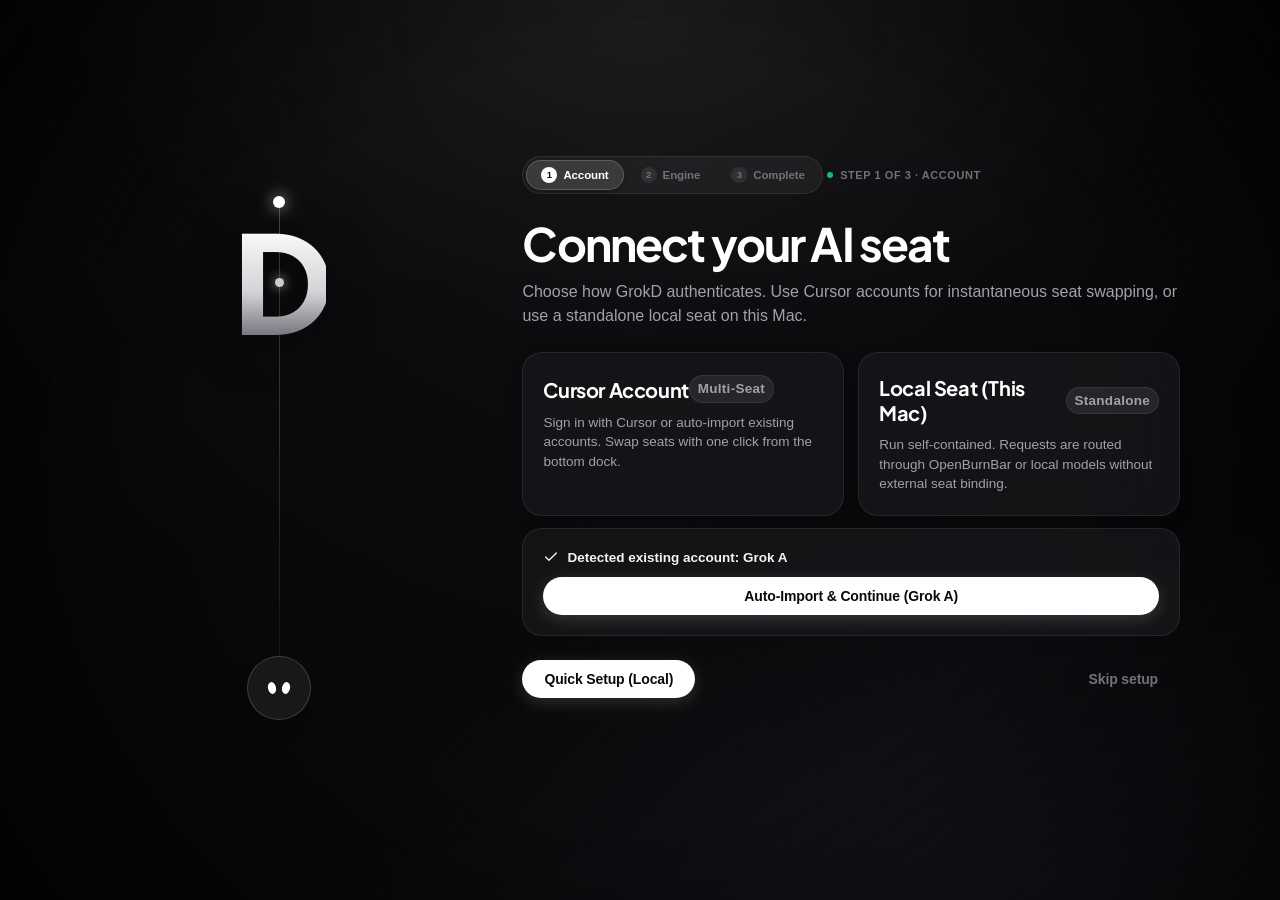
<file: splash/onboard.html>
<!DOCTYPE html>
<html lang="en">
<head>
  <meta charset="UTF-8">
  <meta name="viewport" content="width=device-width, initial-scale=1.0">
  <title>Grok D · Setup Wizard</title>
  <link rel="preconnect" href="https://fonts.googleapis.com">
  <link rel="preconnect" href="https://fonts.gstatic.com" crossorigin>
  <link href="https://fonts.googleapis.com/css2?family=Plus+Jakarta+Sans:wght@500;600;700;800;900&family=JetBrains+Mono:wght@500;700&display=swap" rel="stylesheet">
  <link rel="stylesheet" href="onboarding.css">
  <style>
    html, body {
      margin: 0;
      padding: 0;
      width: 100%;
      height: 100%;
      background: #07060f;
      color: #f3eee6;
      overflow: hidden;
    }
  </style>
</head>
<body>
  <script src="onboarding.js"></script>
  <script>
    window.__GD_DEMO__ = true;
    GrokDOnboarding.start({ force: true });
  </script>
</body>
</html>
</file>
<file: splash/onboarding.css>
/* grokD seat-in: iOS Minimalism x OpenAI ChatGPT Theme.
   Clean zinc/slate surfaces, SF Pro typography, refined hairline borders, and Apple-grade fluid interactions. */

#gd-onboard {
  --bg-canvas: #09090b;
  --bg-surface: #121215;
  --bg-surface-elevated: #18181c;
  --bg-card: rgba(24, 24, 28, 0.75);
  --bg-card-hover: rgba(32, 32, 38, 0.9);
  --text-primary: #f4f4f5;
  --text-secondary: #a1a1aa;
  --text-tertiary: #71717a;
  --text-dim: #52525b;
  --border-subtle: rgba(255, 255, 255, 0.08);
  --border-medium: rgba(255, 255, 255, 0.14);
  --border-active: rgba(255, 255, 255, 0.35);
  --accent-emerald: #10b981;
  --accent-amber: #f59e0b;
  --accent-rose: #f43f5e;
  --accent-blue: #38bdf8;
  --accent-white: #ffffff;
  --btn-primary-bg: #ffffff;
  --btn-primary-text: #09090b;
  --btn-secondary-bg: rgba(255, 255, 255, 0.07);
  --btn-secondary-text: #f4f4f5;
  --btn-secondary-border: rgba(255, 255, 255, 0.1);
  --shadow-float: 0 20px 48px rgba(0, 0, 0, 0.6), inset 0 1px 0 rgba(255, 255, 255, 0.12);
  --font-display: -apple-system, BlinkMacSystemFont, "SF Pro Display", "Plus Jakarta Sans", "Helvetica Neue", sans-serif;
  --font-body: -apple-system, BlinkMacSystemFont, "SF Pro Text", "Helvetica Neue", sans-serif;
  --font-mono: "SF Mono", "JetBrains Mono", Menlo, Consolas, monospace;

  position: fixed;
  inset: 0;
  z-index: 1000003;
  display: flex;
  color: var(--text-primary);
  font-family: var(--font-body);
  background:
    radial-gradient(ellipse 65% 55% at 50% 0%, rgba(255, 255, 255, 0.05), transparent 70%),
    radial-gradient(ellipse 80% 60% at 85% 100%, rgba(24, 24, 32, 0.8), transparent 70%),
    var(--bg-canvas);
  overflow-x: hidden;
  overflow-y: auto;
  scrollbar-color: rgba(255, 255, 255, 0.16) transparent;
  backdrop-filter: blur(36px) saturate(160%);
  -webkit-backdrop-filter: blur(36px) saturate(160%);
  -webkit-font-smoothing: antialiased;
}

#gd-onboard *, #gd-onboard *::before, #gd-onboard *::after {
  box-sizing: border-box;
}

#gd-onboard::-webkit-scrollbar { width: 6px; }
#gd-onboard::-webkit-scrollbar-track { background: transparent; }
#gd-onboard::-webkit-scrollbar-thumb {
  background: rgba(255, 255, 255, 0.14);
  border-radius: 999px;
}

#gd-onboard .gd-mesh {
  position: fixed;
  inset: -10%;
  background: radial-gradient(circle at 50% 10%, rgba(255, 255, 255, 0.03), transparent 60%);
  pointer-events: none;
}

#gd-onboard .gd-vignette {
  position: fixed;
  inset: 0;
  background: radial-gradient(circle at 50% 50%, transparent 50%, rgba(0, 0, 0, 0.65) 100%);
  pointer-events: none;
}

#gd-onboard .gd-shell {
  position: relative;
  z-index: 2;
  display: grid;
  grid-template-columns: minmax(220px, 28vw) 1fr;
  gap: clamp(28px, 5vw, 64px);
  width: min(1080px, calc(100% - 48px));
  margin: auto;
  align-items: center;
  min-height: 82vh;
  padding: 40px 0;
}

/* Brand Hinge - iOS Minimalist Monolith */
#gd-onboard .gd-hinge {
  position: relative;
  height: min(68vh, 540px);
  display: flex;
  flex-direction: column;
  align-items: center;
  justify-content: flex-start;
  padding-top: 16px;
}

#gd-onboard .gd-wire {
  position: absolute;
  top: 28px;
  bottom: 36px;
  width: 1px;
  background: linear-gradient(180deg, rgba(255, 255, 255, 0.25), rgba(255, 255, 255, 0.04));
}

#gd-onboard .gd-pin {
  width: 12px;
  height: 12px;
  border-radius: 50%;
  background: #ffffff;
  box-shadow: 0 0 16px rgba(255, 255, 255, 0.7);
  z-index: 2;
}

#gd-onboard .gd-d {
  margin-top: 14px;
  font-family: var(--font-display);
  font-weight: 800;
  font-size: clamp(88px, 12vw, 136px);
  line-height: 0.85;
  letter-spacing: -0.06em;
  background: linear-gradient(180deg, #ffffff 0%, #d4d4d8 60%, #71717a 100%);
  -webkit-background-clip: text;
  background-clip: text;
  color: transparent;
  filter: drop-shadow(0 8px 24px rgba(0, 0, 0, 0.5));
  user-select: none;
}

#gd-onboard .gd-bead {
  position: absolute;
  left: 50%;
  width: 9px;
  height: 9px;
  margin-left: -4px;
  border-radius: 50%;
  background: #ffffff;
  box-shadow: 0 0 12px rgba(255, 255, 255, 0.9);
  transition: top 0.45s cubic-bezier(0.16, 1, 0.3, 1);
}

#gd-onboard .gd-mascot {
  width: 64px;
  height: 64px;
  margin-top: auto;
  border-radius: 50%;
  background: #18181b;
  border: 1px solid rgba(255, 255, 255, 0.16);
  box-shadow: 0 8px 24px rgba(0, 0, 0, 0.4);
  position: relative;
}

#gd-onboard .gd-mascot::before,
#gd-onboard .gd-mascot::after {
  content: "";
  position: absolute;
  background: #ffffff;
  border-radius: 50%;
}
#gd-onboard .gd-mascot::before {
  width: 8px;
  height: 12px;
  left: 20px;
  top: 25px;
  transform: rotate(-12deg);
}
#gd-onboard .gd-mascot::after {
  width: 8px;
  height: 12px;
  right: 20px;
  top: 25px;
  transform: rotate(12deg);
}

/* iOS Segmented Control Stepper */
#gd-onboard .gd-stepper {
  display: inline-flex;
  align-items: center;
  gap: 3px;
  background: rgba(255, 255, 255, 0.05);
  border: 1px solid var(--border-subtle);
  border-radius: 999px;
  padding: 3px;
  margin-bottom: 24px;
}

#gd-onboard .gd-step-bubble {
  display: inline-flex;
  align-items: center;
  gap: 6px;
  padding: 6px 14px;
  border-radius: 999px;
  font-family: var(--font-body);
  font-size: 11.5px;
  font-weight: 600;
  letter-spacing: -0.01em;
  color: var(--text-tertiary);
  transition: all 0.2s ease;
}

#gd-onboard .gd-step-bubble.is-active {
  color: #ffffff;
  background: rgba(255, 255, 255, 0.12);
  border: 1px solid rgba(255, 255, 255, 0.18);
  box-shadow: 0 2px 8px rgba(0, 0, 0, 0.3);
}

#gd-onboard .gd-step-bubble.is-done {
  color: var(--accent-emerald);
}

#gd-onboard .gd-step-num {
  width: 16px;
  height: 16px;
  border-radius: 50%;
  display: inline-flex;
  align-items: center;
  justify-content: center;
  font-size: 9.5px;
  font-weight: 700;
  background: rgba(255, 255, 255, 0.08);
}

#gd-onboard .gd-step-bubble.is-active .gd-step-num {
  background: #ffffff;
  color: #09090b;
}

#gd-onboard .gd-step-bubble.is-done .gd-step-num {
  background: var(--accent-emerald);
  color: #09090b;
}

/* Panel Typography */
#gd-onboard .gd-panel {
  min-width: 0;
  padding: 12px 0;
}

#gd-onboard .gd-kicker {
  display: inline-flex;
  align-items: center;
  gap: 7px;
  font-size: 11px;
  font-weight: 600;
  letter-spacing: 0.05em;
  text-transform: uppercase;
  color: var(--text-tertiary);
  margin-bottom: 10px;
}

#gd-onboard .gd-kicker-dot {
  width: 6px;
  height: 6px;
  border-radius: 50%;
  background: var(--accent-emerald);
}

#gd-onboard h1 {
  font-family: var(--font-display);
  font-weight: 700;
  font-size: clamp(30px, 4vw, 46px);
  letter-spacing: -0.04em;
  line-height: 1.1;
  margin: 0 0 12px;
  color: #ffffff;
}

#gd-onboard .gd-lede {
  font-size: 16px;
  line-height: 1.5;
  color: var(--text-secondary);
  max-width: 44em;
  margin: 0 0 24px;
}

/* Cards & Choices - iOS Minimal Style */
#gd-onboard .gd-choices {
  display: grid;
  grid-template-columns: 1fr 1fr;
  gap: 14px;
  margin-bottom: 12px;
}

#gd-onboard .gd-seat {
  appearance: none;
  text-align: left;
  cursor: pointer;
  border: 1px solid var(--border-subtle);
  background: var(--bg-card);
  backdrop-filter: blur(24px);
  -webkit-backdrop-filter: blur(24px);
  color: inherit;
  border-radius: 20px;
  padding: 22px 20px 20px;
  min-height: 164px;
  display: flex;
  flex-direction: column;
  gap: 10px;
  position: relative;
  overflow: hidden;
  box-shadow: 0 4px 16px rgba(0, 0, 0, 0.25);
  transition: all 0.2s cubic-bezier(0.16, 1, 0.3, 1);
}

#gd-onboard .gd-seat:hover,
#gd-onboard .gd-seat:focus-visible {
  transform: translateY(-2px);
  outline: none;
  border-color: var(--border-medium);
  background: var(--bg-card-hover);
  box-shadow: 0 12px 32px rgba(0, 0, 0, 0.45);
}

#gd-onboard .gd-seat-header {
  display: flex;
  align-items: center;
  justify-content: space-between;
}

#gd-onboard .gd-seat em {
  font-family: var(--font-display);
  font-style: normal;
  font-weight: 700;
  font-size: 20px;
  letter-spacing: -0.02em;
  color: #ffffff;
}

#gd-onboard .gd-seat span {
  color: var(--text-secondary);
  font-size: 13.5px;
  line-height: 1.45;
}

#gd-onboard .gd-seat-badge {
  font-size: 10px;
  font-weight: 600;
  letter-spacing: 0.02em;
  padding: 3px 8px;
  border-radius: 999px;
  background: rgba(255, 255, 255, 0.08);
  color: var(--text-primary);
  border: 1px solid rgba(255, 255, 255, 0.08);
}

/* Minimalist Lists & Rows */
#gd-onboard .gd-list {
  display: flex;
  flex-direction: column;
  gap: 10px;
}

#gd-onboard .gd-row {
  display: flex;
  align-items: center;
  justify-content: space-between;
  gap: 16px;
  padding: 15px 18px;
  border-radius: 16px;
  border: 1px solid var(--border-subtle);
  background: var(--bg-card);
  transition: all 0.18s ease;
}

#gd-onboard .gd-row:hover {
  border-color: var(--border-medium);
  background: var(--bg-card-hover);
}

#gd-onboard .gd-row strong {
  font-family: var(--font-display);
  font-weight: 650;
  font-size: 15px;
  color: #ffffff;
  display: flex;
  align-items: center;
  gap: 8px;
}

#gd-onboard .gd-row small {
  display: block;
  color: var(--text-secondary);
  font-size: 12.5px;
  margin-top: 2px;
}

/* Proxy Choice Grid */
#gd-onboard .gd-proxy-grid {
  display: grid;
  grid-template-columns: repeat(2, minmax(0, 1fr));
  gap: 12px;
}

#gd-onboard .gd-proxy-choice {
  position: relative;
  display: flex;
  min-width: 0;
  min-height: 154px;
  flex-direction: column;
  justify-content: space-between;
  gap: 14px;
  padding: 18px 20px;
  border: 1px solid var(--border-subtle);
  border-radius: 18px;
  background: var(--bg-card);
  box-shadow: 0 4px 16px rgba(0, 0, 0, 0.25);
  transition: all 0.18s ease;
}

#gd-onboard .gd-proxy-choice:hover,
#gd-onboard .gd-proxy-choice:focus-within {
  transform: translateY(-2px);
  border-color: var(--border-medium);
  background: var(--bg-card-hover);
}

#gd-onboard .gd-proxy-choice.is-primary {
  grid-column: 1 / -1;
  min-height: 110px;
  flex-direction: row;
  align-items: center;
  padding: 18px 22px;
  border-color: rgba(255, 255, 255, 0.18);
  background: rgba(30, 30, 36, 0.85);
}

#gd-onboard .gd-proxy-identity {
  display: flex;
  min-width: 0;
  align-items: center;
  gap: 14px;
}

#gd-onboard .gd-proxy-logo {
  display: grid;
  width: 48px;
  height: 48px;
  flex: 0 0 auto;
  place-items: center;
  border: 1px solid var(--border-subtle);
  border-radius: 14px;
  background: #18181b;
}

#gd-onboard .gd-proxy-logo img {
  width: 26px;
  height: 26px;
  object-fit: contain;
}

#gd-onboard .gd-proxy-choice.is-primary .gd-proxy-logo {
  width: 54px;
  height: 54px;
  border-radius: 16px;
}

#gd-onboard .gd-proxy-choice.is-primary .gd-proxy-logo img {
  width: 34px;
  height: 34px;
}

#gd-onboard .gd-proxy-copy {
  min-width: 0;
}

#gd-onboard .gd-proxy-copy strong {
  display: block;
  overflow: hidden;
  color: #ffffff;
  font-family: var(--font-display);
  font-size: 17px;
  font-weight: 700;
  letter-spacing: -0.02em;
  text-overflow: ellipsis;
  white-space: nowrap;
}

#gd-onboard .gd-proxy-choice.is-primary .gd-proxy-copy strong {
  font-size: 20px;
}

#gd-onboard .gd-proxy-copy small {
  display: block;
  margin-top: 3px;
  color: var(--text-secondary);
  font-size: 13px;
  line-height: 1.3;
}

#gd-onboard .gd-proxy-badge {
  display: inline-block;
  margin-bottom: 4px;
  color: var(--text-primary);
  font-size: 9.5px;
  font-weight: 600;
  letter-spacing: 0.04em;
  text-transform: uppercase;
}

#gd-onboard .gd-proxy-controls {
  display: flex;
  align-items: center;
  gap: 10px;
}

#gd-onboard .gd-proxy-port {
  color: var(--text-dim);
  font-family: var(--font-mono);
  font-size: 11px;
  white-space: nowrap;
}

#gd-onboard .gd-proxy-button {
  min-height: 36px;
  padding: 8px 16px !important;
  font-size: 13.5px !important;
  white-space: nowrap;
}

/* Status Pills */
#gd-onboard .gd-pill {
  font-family: var(--font-body);
  font-size: 11px;
  font-weight: 600;
  padding: 4px 10px;
  border-radius: 999px;
  border: 1px solid var(--border-subtle);
  color: var(--text-secondary);
  white-space: nowrap;
  display: inline-flex;
  align-items: center;
  gap: 6px;
}

#gd-onboard .gd-pill::before {
  content: "";
  width: 6px;
  height: 6px;
  border-radius: 50%;
  background: currentColor;
}

#gd-onboard .gd-pill.up {
  color: var(--accent-emerald);
  background: rgba(16, 185, 129, 0.12);
  border-color: rgba(16, 185, 129, 0.3);
}

#gd-onboard .gd-pill.down {
  color: var(--text-tertiary);
  background: rgba(255, 255, 255, 0.05);
}

/* Model Selector Tabs & Cards - August 2026 Edition */
#gd-onboard .gd-model-filter {
  display: flex;
  flex-wrap: wrap;
  align-items: center;
  gap: 6px;
  margin-bottom: 14px;
}

#gd-onboard .gd-filter-tab {
  appearance: none;
  cursor: pointer;
  border: 1px solid var(--border-subtle);
  background: rgba(255, 255, 255, 0.04);
  color: var(--text-tertiary);
  font-family: var(--font-body);
  font-size: 11.5px;
  font-weight: 600;
  padding: 5px 12px;
  border-radius: 999px;
  transition: all 0.16s ease;
}

#gd-onboard .gd-filter-tab:hover {
  color: var(--text-primary);
  background: rgba(255, 255, 255, 0.08);
}

#gd-onboard .gd-filter-tab.is-active {
  color: #ffffff;
  background: rgba(255, 255, 255, 0.14);
  border-color: rgba(255, 255, 255, 0.22);
}

#gd-onboard .gd-models {
  display: grid;
  grid-template-columns: repeat(auto-fill, minmax(240px, 1fr));
  gap: 12px;
  max-height: 48vh;
  overflow-y: auto;
  padding-right: 4px;
  margin-top: 4px;
  scrollbar-color: rgba(255, 255, 255, 0.14) transparent;
}

#gd-onboard .gd-chip {
  appearance: none;
  cursor: pointer;
  border-radius: 18px;
  border: 1px solid var(--border-subtle);
  background: var(--bg-card);
  color: var(--text-primary);
  font-family: var(--font-body);
  padding: 14px 16px;
  display: flex;
  align-items: flex-start;
  gap: 12px;
  text-align: left;
  position: relative;
  transition: all 0.18s cubic-bezier(0.16, 1, 0.3, 1);
  box-shadow: 0 2px 10px rgba(0, 0, 0, 0.2);
}

#gd-onboard .gd-chip:hover {
  transform: translateY(-2px);
  border-color: var(--border-medium);
  background: var(--bg-card-hover);
  box-shadow: 0 8px 24px rgba(0, 0, 0, 0.4);
}

#gd-onboard .gd-chip[aria-pressed="true"] {
  background: rgba(255, 255, 255, 0.96);
  border-color: #ffffff;
  color: #09090b;
  box-shadow: 0 8px 28px rgba(255, 255, 255, 0.22);
}

#gd-onboard .gd-model-logo-box {
  width: 36px;
  height: 36px;
  flex: 0 0 36px;
  border-radius: 10px;
  background: rgba(255, 255, 255, 0.06);
  border: 1px solid rgba(255, 255, 255, 0.1);
  display: flex;
  align-items: center;
  justify-content: center;
  overflow: hidden;
  color: #f4f4f5;
  transition: all 0.18s ease;
}

#gd-onboard .gd-chip[aria-pressed="true"] .gd-model-logo-box {
  background: #18181c;
  border-color: rgba(0, 0, 0, 0.2);
  color: #ffffff;
}

#gd-onboard .gd-model-logo-box svg {
  width: 22px;
  height: 22px;
  display: block;
}

#gd-onboard .gd-model-logo-box img {
  width: 22px;
  height: 22px;
  object-fit: contain;
}


#gd-onboard .gd-model-meta {
  min-width: 0;
  flex: 1;
  display: flex;
  flex-direction: column;
  gap: 3px;
}

#gd-onboard .gd-model-header {
  display: flex;
  align-items: center;
  justify-content: space-between;
  gap: 6px;
}

#gd-onboard .gd-model-name {
  font-family: var(--font-display);
  font-weight: 700;
  font-size: 14px;
  letter-spacing: -0.01em;
  color: inherit;
  white-space: nowrap;
  overflow: hidden;
  text-overflow: ellipsis;
}

#gd-onboard .gd-model-provider-badge {
  font-size: 9.5px;
  font-weight: 600;
  letter-spacing: 0.03em;
  text-transform: uppercase;
  padding: 2px 6px;
  border-radius: 999px;
  background: rgba(255, 255, 255, 0.08);
  color: var(--text-secondary);
  border: 1px solid rgba(255, 255, 255, 0.06);
}

#gd-onboard .gd-chip[aria-pressed="true"] .gd-model-provider-badge {
  background: rgba(0, 0, 0, 0.08);
  color: #18181b;
  border-color: rgba(0, 0, 0, 0.1);
}

#gd-onboard .gd-model-tag {
  font-size: 11.5px;
  font-weight: 450;
  line-height: 1.35;
  color: var(--text-secondary);
}

#gd-onboard .gd-chip[aria-pressed="true"] .gd-model-tag {
  color: #3f3f46;
}


/* Verification Card */
#gd-onboard .gd-verify-card {
  padding: 20px;
  border-radius: 20px;
  border: 1px solid var(--border-subtle);
  background: var(--bg-card);
  display: flex;
  flex-direction: column;
  gap: 12px;
}

#gd-onboard .gd-verify-item {
  display: flex;
  align-items: center;
  justify-content: space-between;
  padding: 10px 14px;
  background: rgba(255, 255, 255, 0.03);
  border-radius: 12px;
  border: 1px solid rgba(255, 255, 255, 0.05);
}

#gd-onboard .gd-verify-label {
  display: flex;
  align-items: center;
  gap: 8px;
  font-weight: 600;
  font-size: 13.5px;
}

/* Action Buttons - OpenAI ChatGPT Style */
#gd-onboard .gd-actions {
  display: flex;
  flex-wrap: wrap;
  align-items: center;
  gap: 10px;
  margin-top: 24px;
}

#gd-onboard button.gd-go,
#gd-onboard button.gd-ghost,
#gd-onboard button.gd-skip {
  appearance: none;
  cursor: pointer;
  border-radius: 999px;
  font-family: var(--font-body);
  font-weight: 600;
  font-size: 14px;
  letter-spacing: -0.01em;
  padding: 11px 22px;
  display: inline-flex;
  align-items: center;
  justify-content: center;
  gap: 6px;
  transition: all 0.16s ease;
}

#gd-onboard button.gd-go {
  border: 0;
  background: var(--btn-primary-bg);
  color: var(--btn-primary-text);
  box-shadow: 0 4px 16px rgba(255, 255, 255, 0.15);
}

#gd-onboard button.gd-go:hover:not(:disabled) {
  transform: translateY(-1px);
  background: #f4f4f5;
  box-shadow: 0 6px 20px rgba(255, 255, 255, 0.25);
}

#gd-onboard button.gd-go:disabled {
  opacity: 0.4;
  cursor: not-allowed;
}

#gd-onboard button.gd-ghost {
  border: 1px solid var(--btn-secondary-border);
  background: var(--btn-secondary-bg);
  color: var(--btn-secondary-text);
}

#gd-onboard button.gd-ghost:hover {
  background: rgba(255, 255, 255, 0.12);
  border-color: rgba(255, 255, 255, 0.2);
}

#gd-onboard button.gd-skip {
  border: 0;
  background: transparent;
  color: var(--text-tertiary);
  font-weight: 550;
  margin-left: auto;
}

#gd-onboard button.gd-skip:hover {
  color: #ffffff;
}

#gd-onboard button:focus-visible,
#gd-onboard .gd-seat:focus-visible,
#gd-onboard .gd-chip:focus-visible {
  outline: 2px solid #ffffff;
  outline-offset: 2px;
}

#gd-onboard .gd-note {
  margin-top: 16px;
  font-size: 13px;
  color: var(--text-tertiary);
  min-height: 1.3em;
  max-width: 64ch;
}

#gd-onboard .gd-note.bad { color: #fca5a5; }
#gd-onboard .gd-note.good { color: var(--accent-emerald); }

@media (min-width: 821px) and (max-width: 980px) {
  #gd-onboard .gd-proxy-port { display: none; }
}

@media (max-width: 860px) {
  #gd-onboard .gd-shell {
    grid-template-columns: 1fr;
    width: calc(100% - 32px);
    gap: 20px;
    padding: 24px 0 36px;
  }
  #gd-onboard .gd-hinge {
    height: 72px;
    flex-direction: row;
    justify-content: flex-start;
    gap: 16px;
    padding-top: 0;
  }
  #gd-onboard .gd-wire { display: none; }
  #gd-onboard .gd-d { font-size: 56px; margin: 0; }
  #gd-onboard .gd-choices { grid-template-columns: 1fr; }
  #gd-onboard .gd-bead, #gd-onboard .gd-mascot { display: none; }
  #gd-onboard .gd-panel { padding: 0; }
}

@media (max-width: 560px) {
  #gd-onboard .gd-proxy-grid { grid-template-columns: 1fr; }
  #gd-onboard .gd-proxy-choice.is-primary {
    grid-column: auto;
    flex-direction: column;
    align-items: stretch;
  }
  #gd-onboard .gd-stepper { flex-wrap: wrap; }
}

@media (prefers-reduced-motion: reduce) {
  #gd-onboard .gd-d,
  #gd-onboard .gd-mesh,
  #gd-onboard .gd-proxy-choice { animation: none; }
  #gd-onboard .gd-seat,
  #gd-onboard .gd-proxy-choice,
  #gd-onboard .gd-chip,
  #gd-onboard button { transition: none; }
}
</file>
